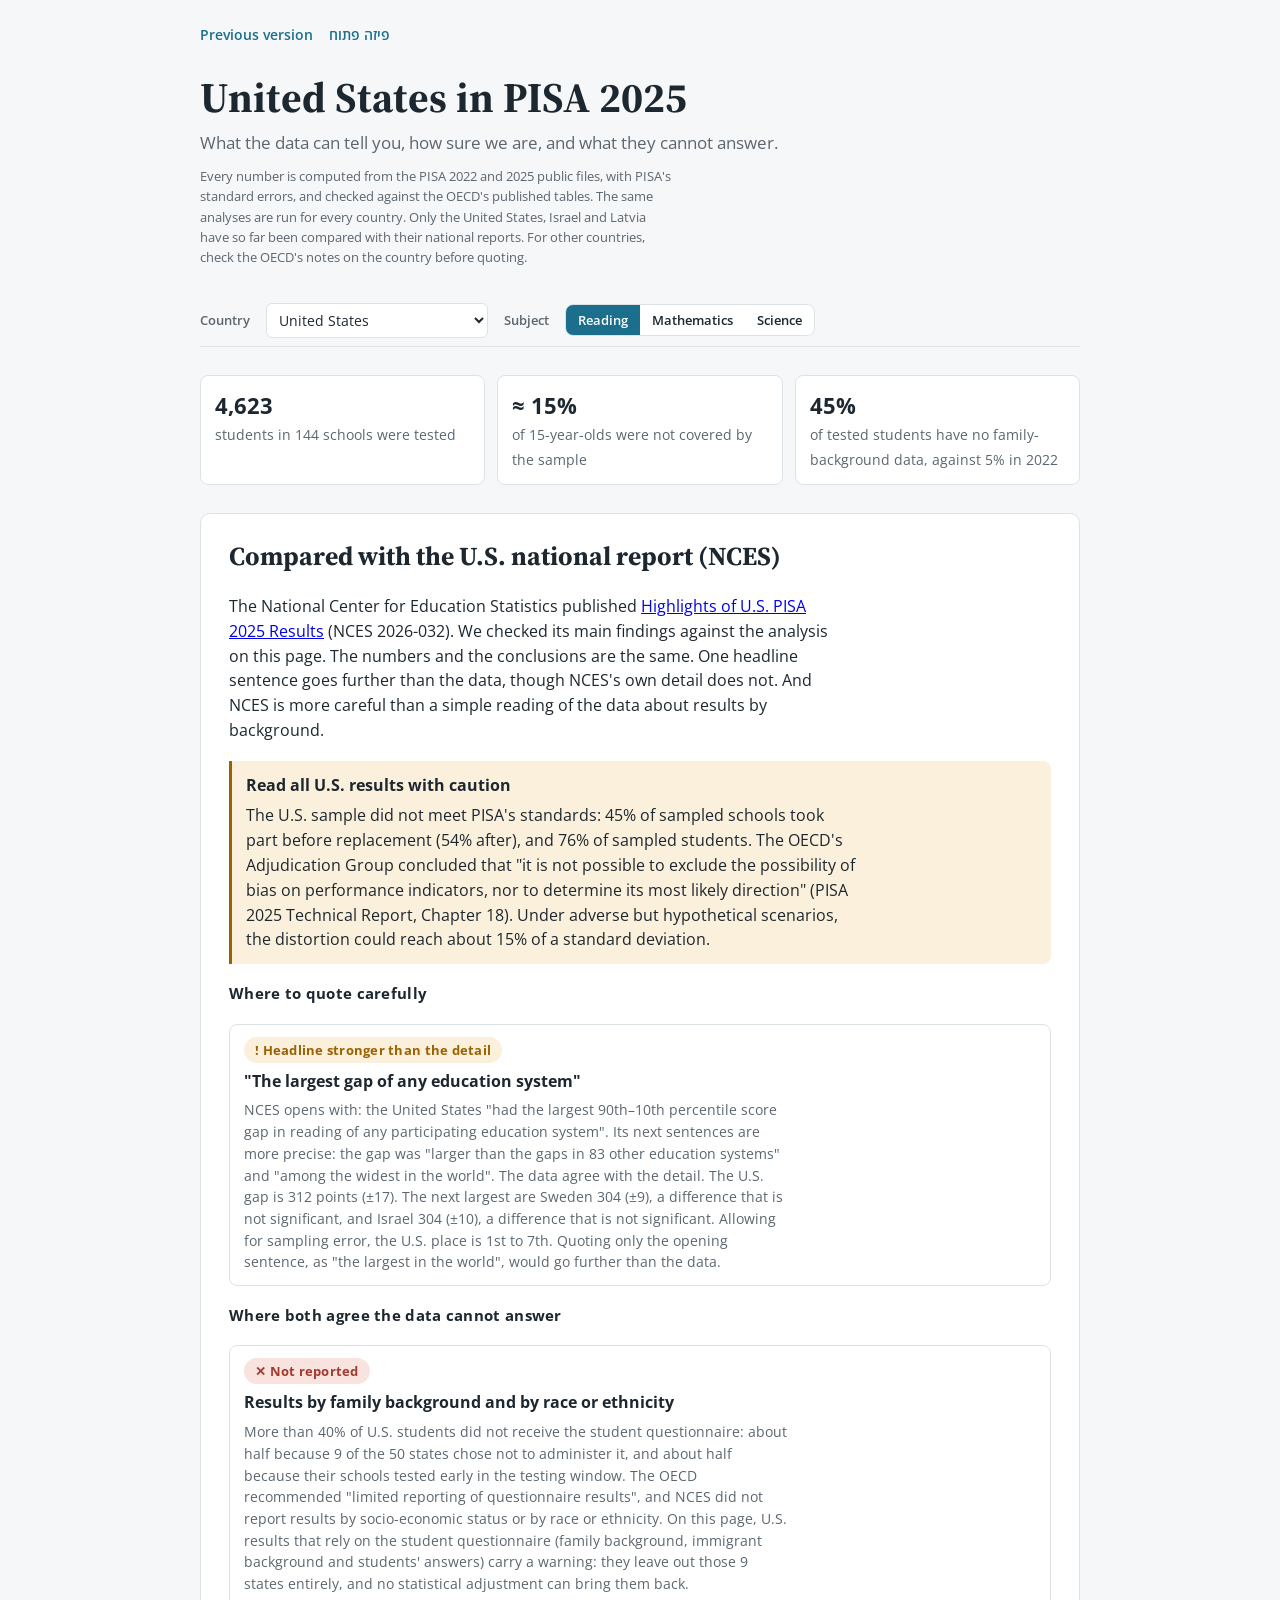
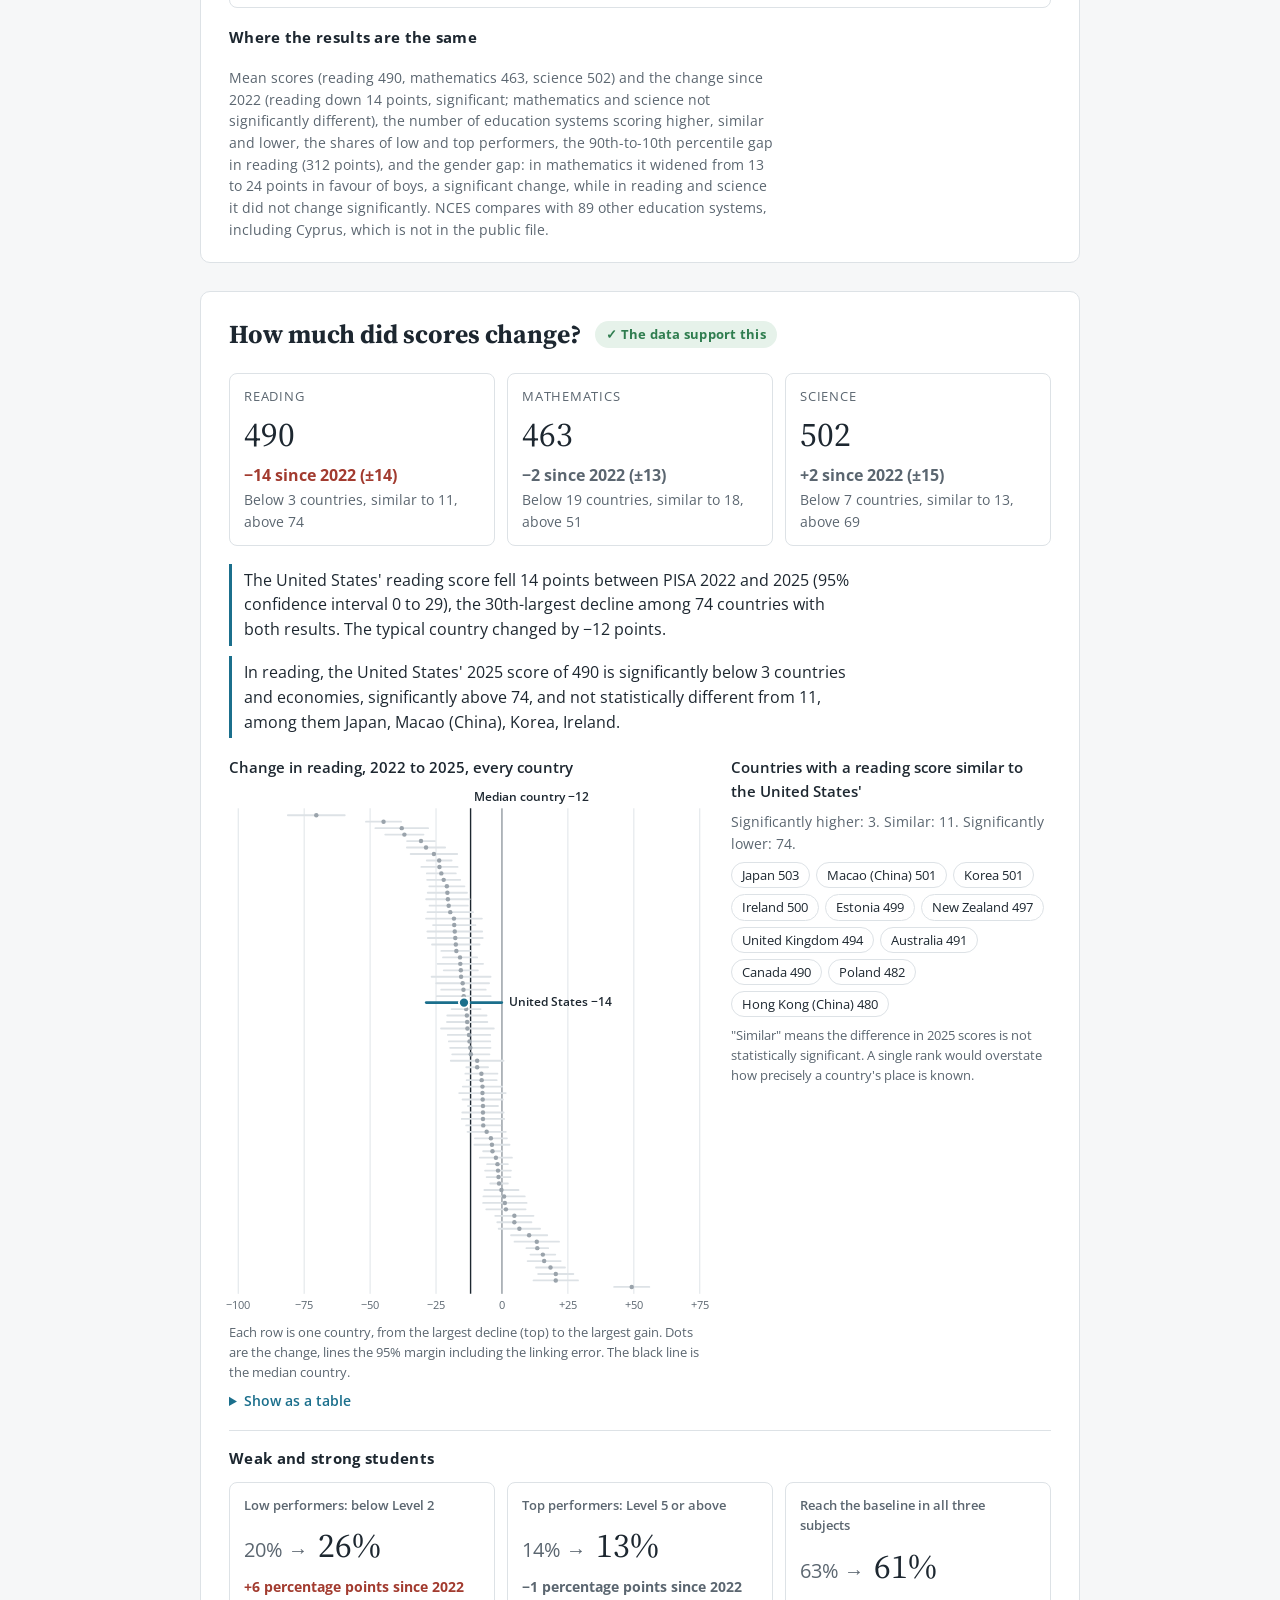
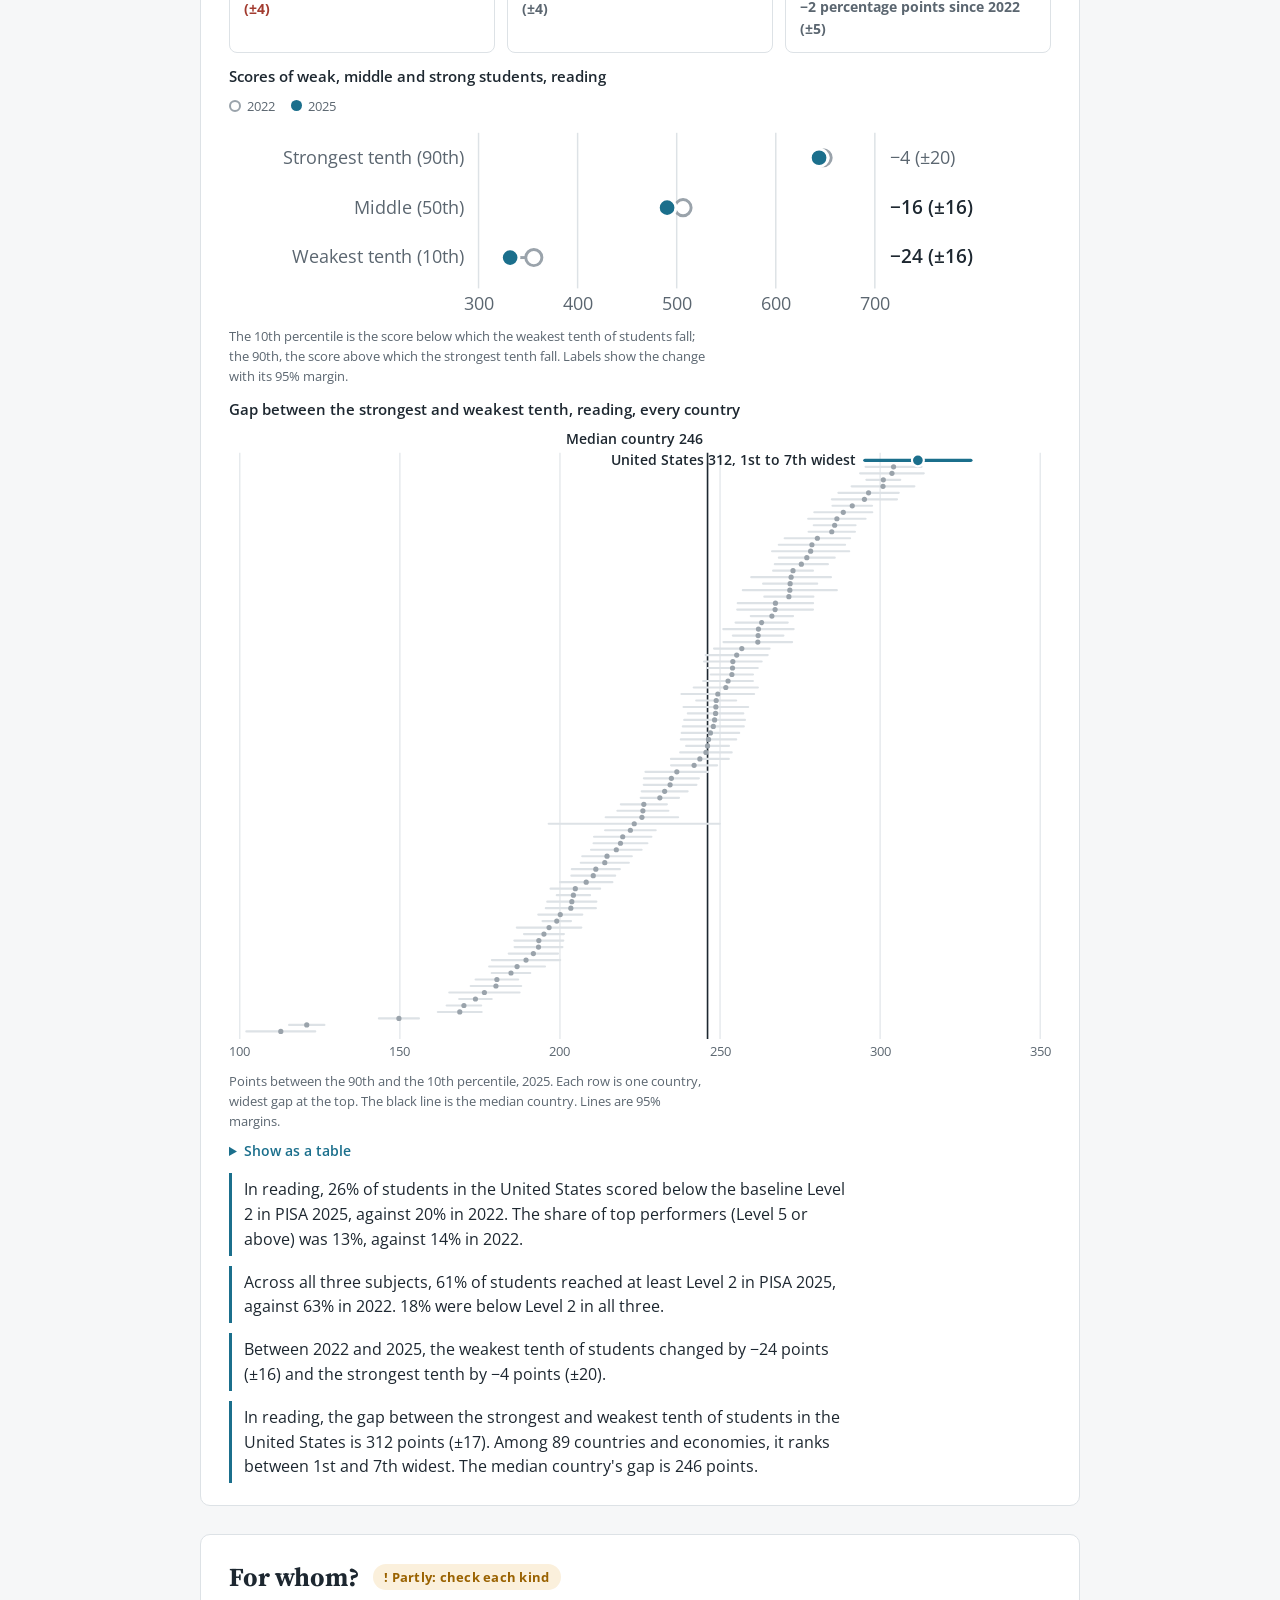
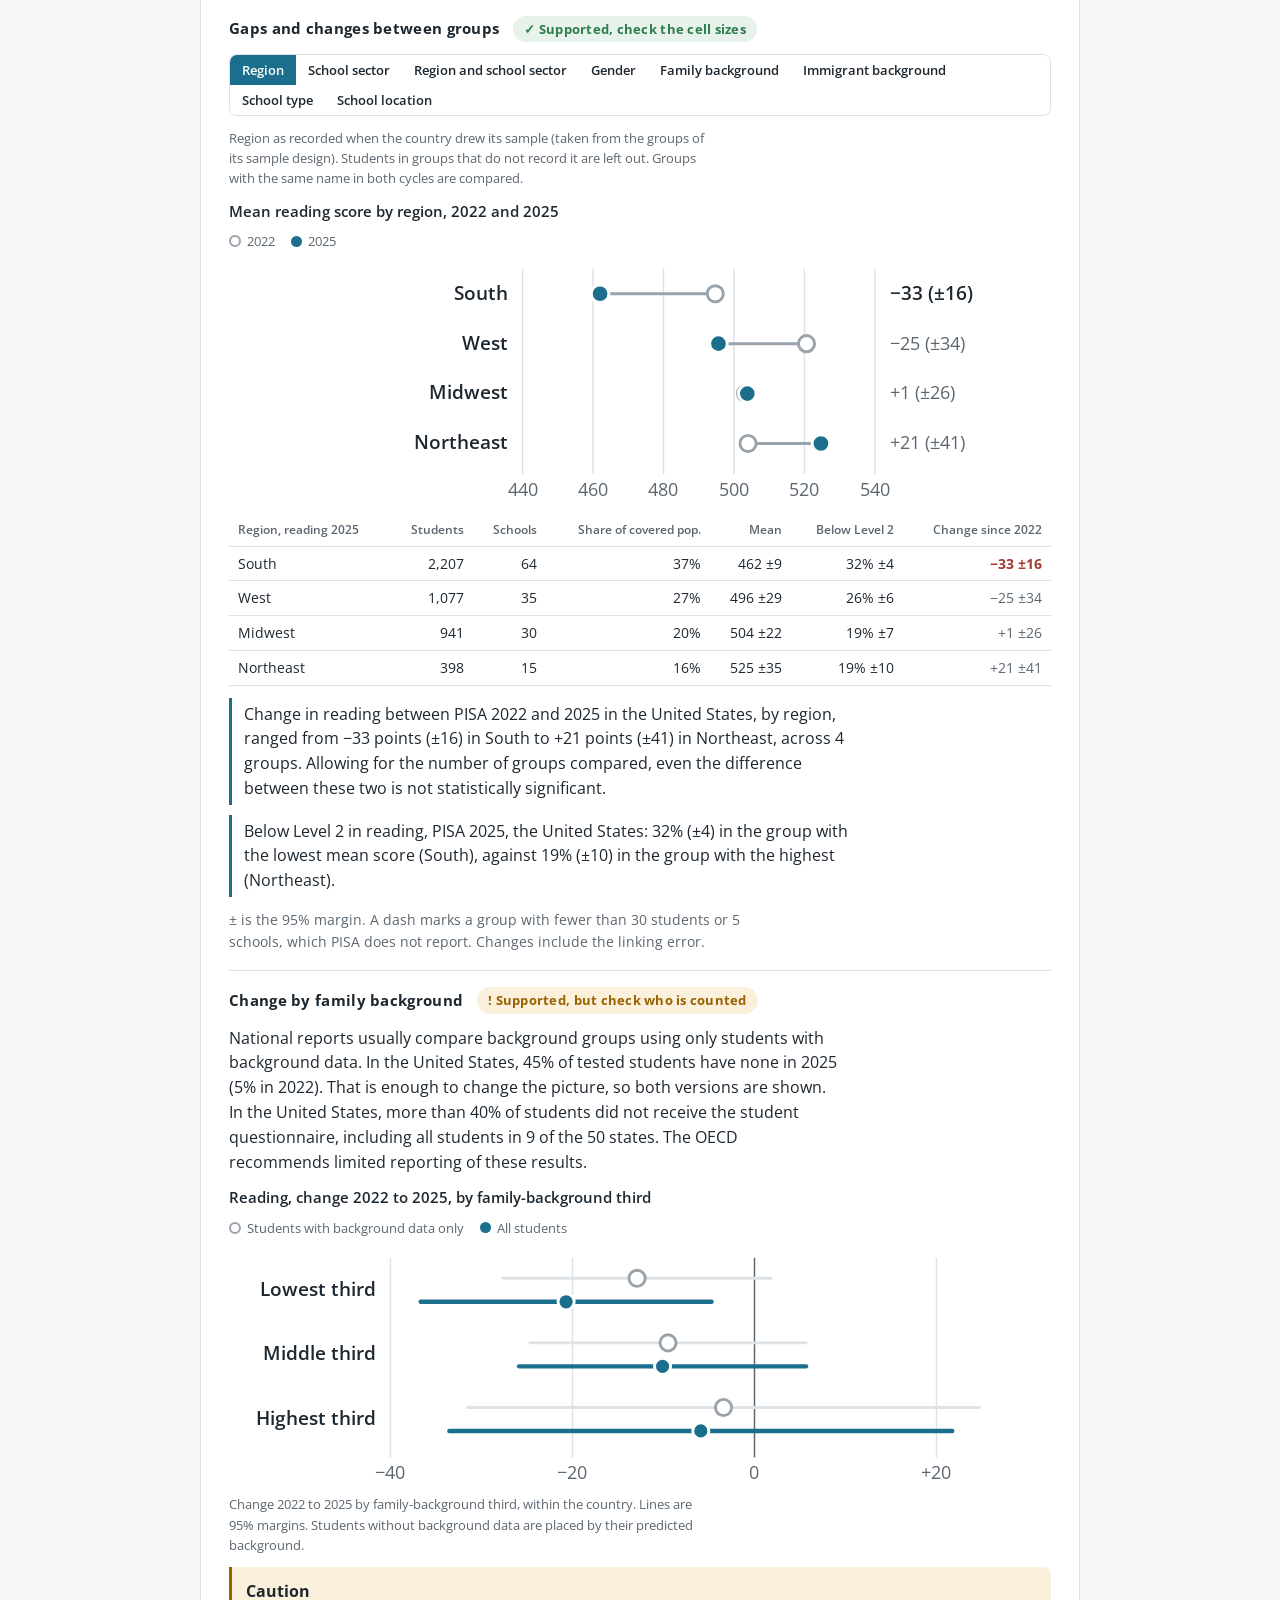
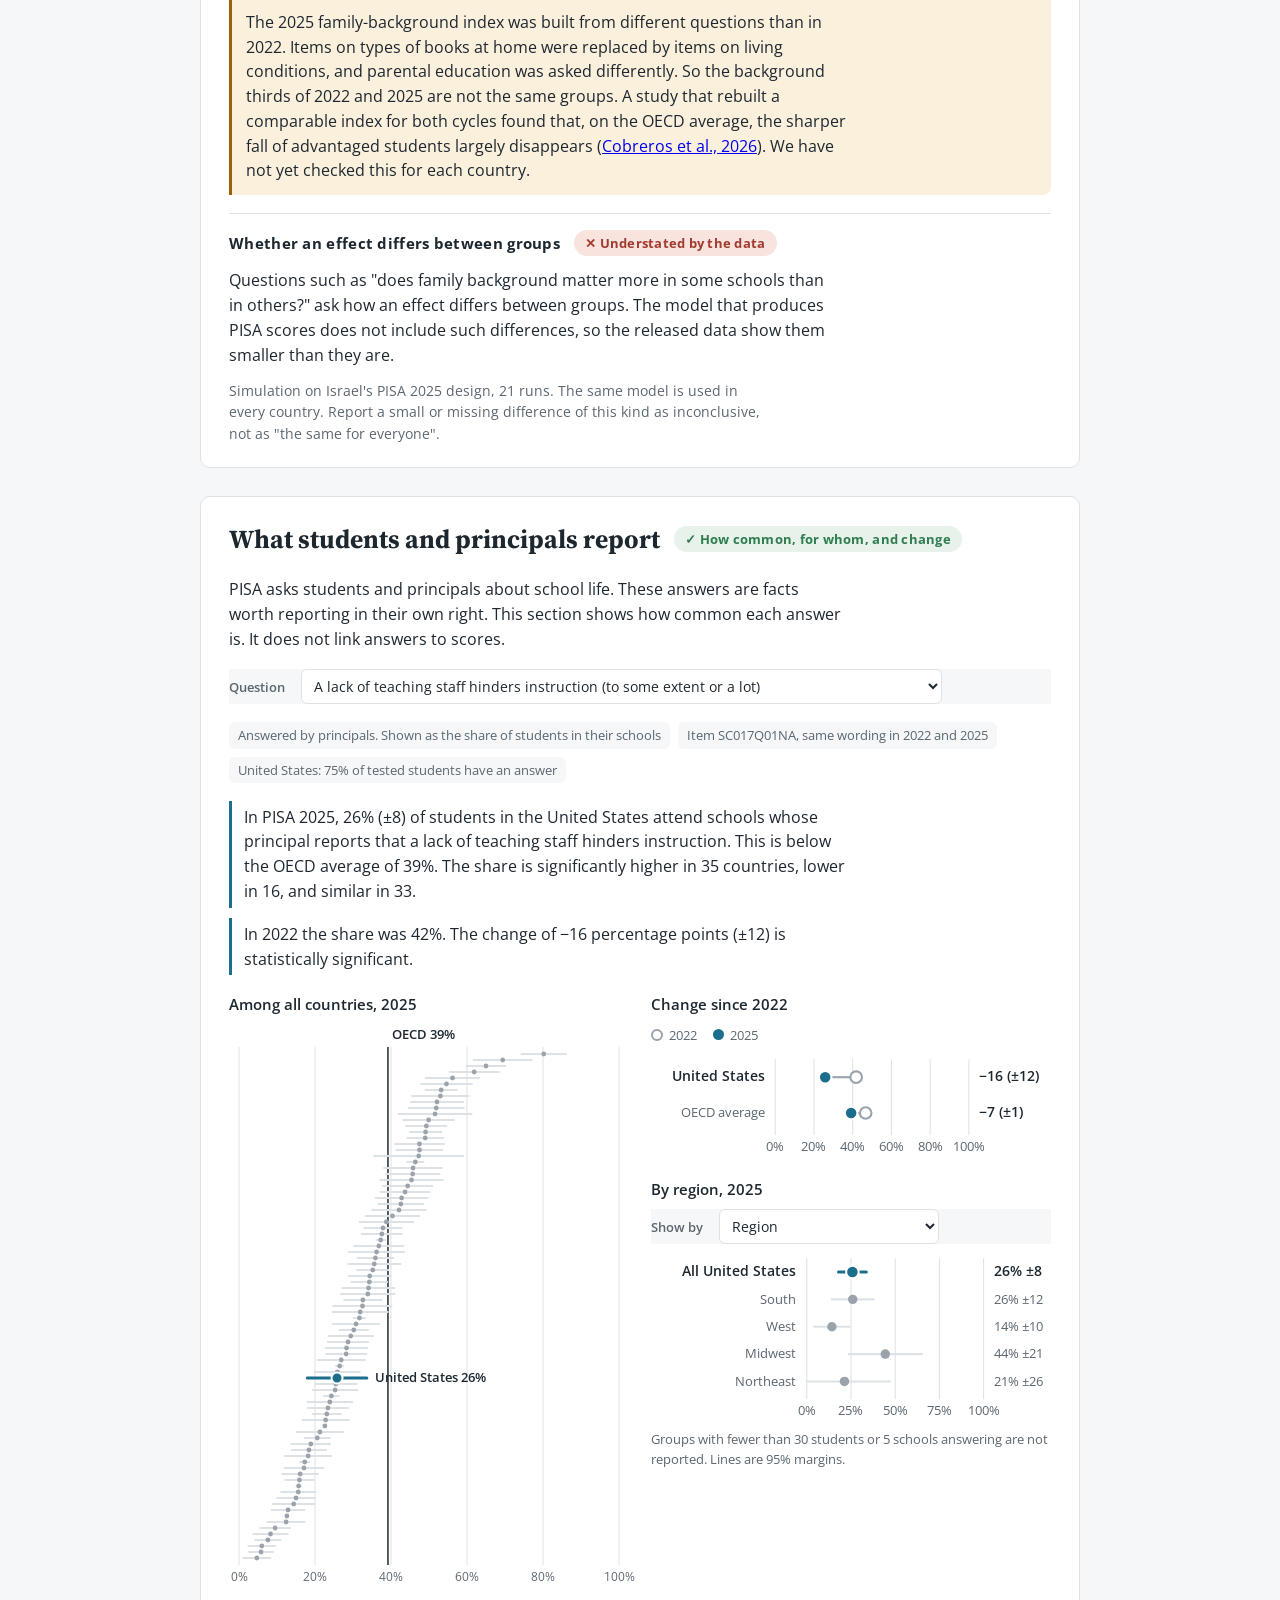
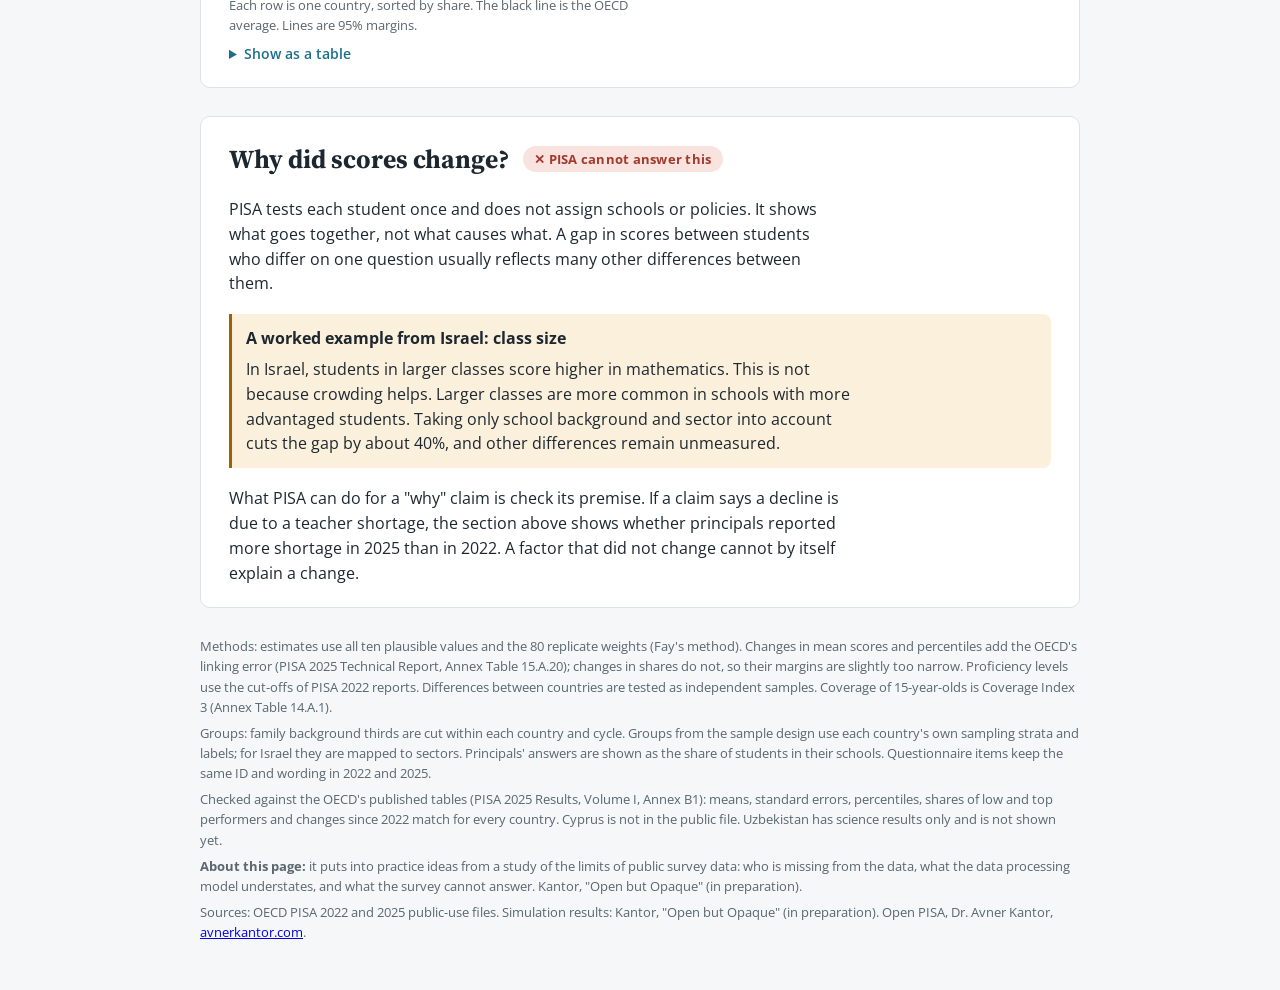
<file: en2.html>
<!DOCTYPE html>
<html lang="en">
<head>
<meta charset="utf-8">
<meta name="viewport" content="width=device-width, initial-scale=1">
<title>Open PISA</title>
<link rel="canonical" href="https://opisa.org/">
<meta name="robots" content="noindex, follow">
<meta http-equiv="refresh" content="0; url=./">
<script async src="https://www.googletagmanager.com/gtag/js?id=G-BR8NWT72D0"></script>
<script>
  window.dataLayer = window.dataLayer || [];
  function gtag(){dataLayer.push(arguments);}
  gtag('js', new Date());
  gtag('config', 'G-BR8NWT72D0');
</script>
<script>location.replace("./" + location.hash);</script>
</head>
<body>
<p><a href="./">This page has moved to opisa.org</a></p>
</body>
</html>
</file>
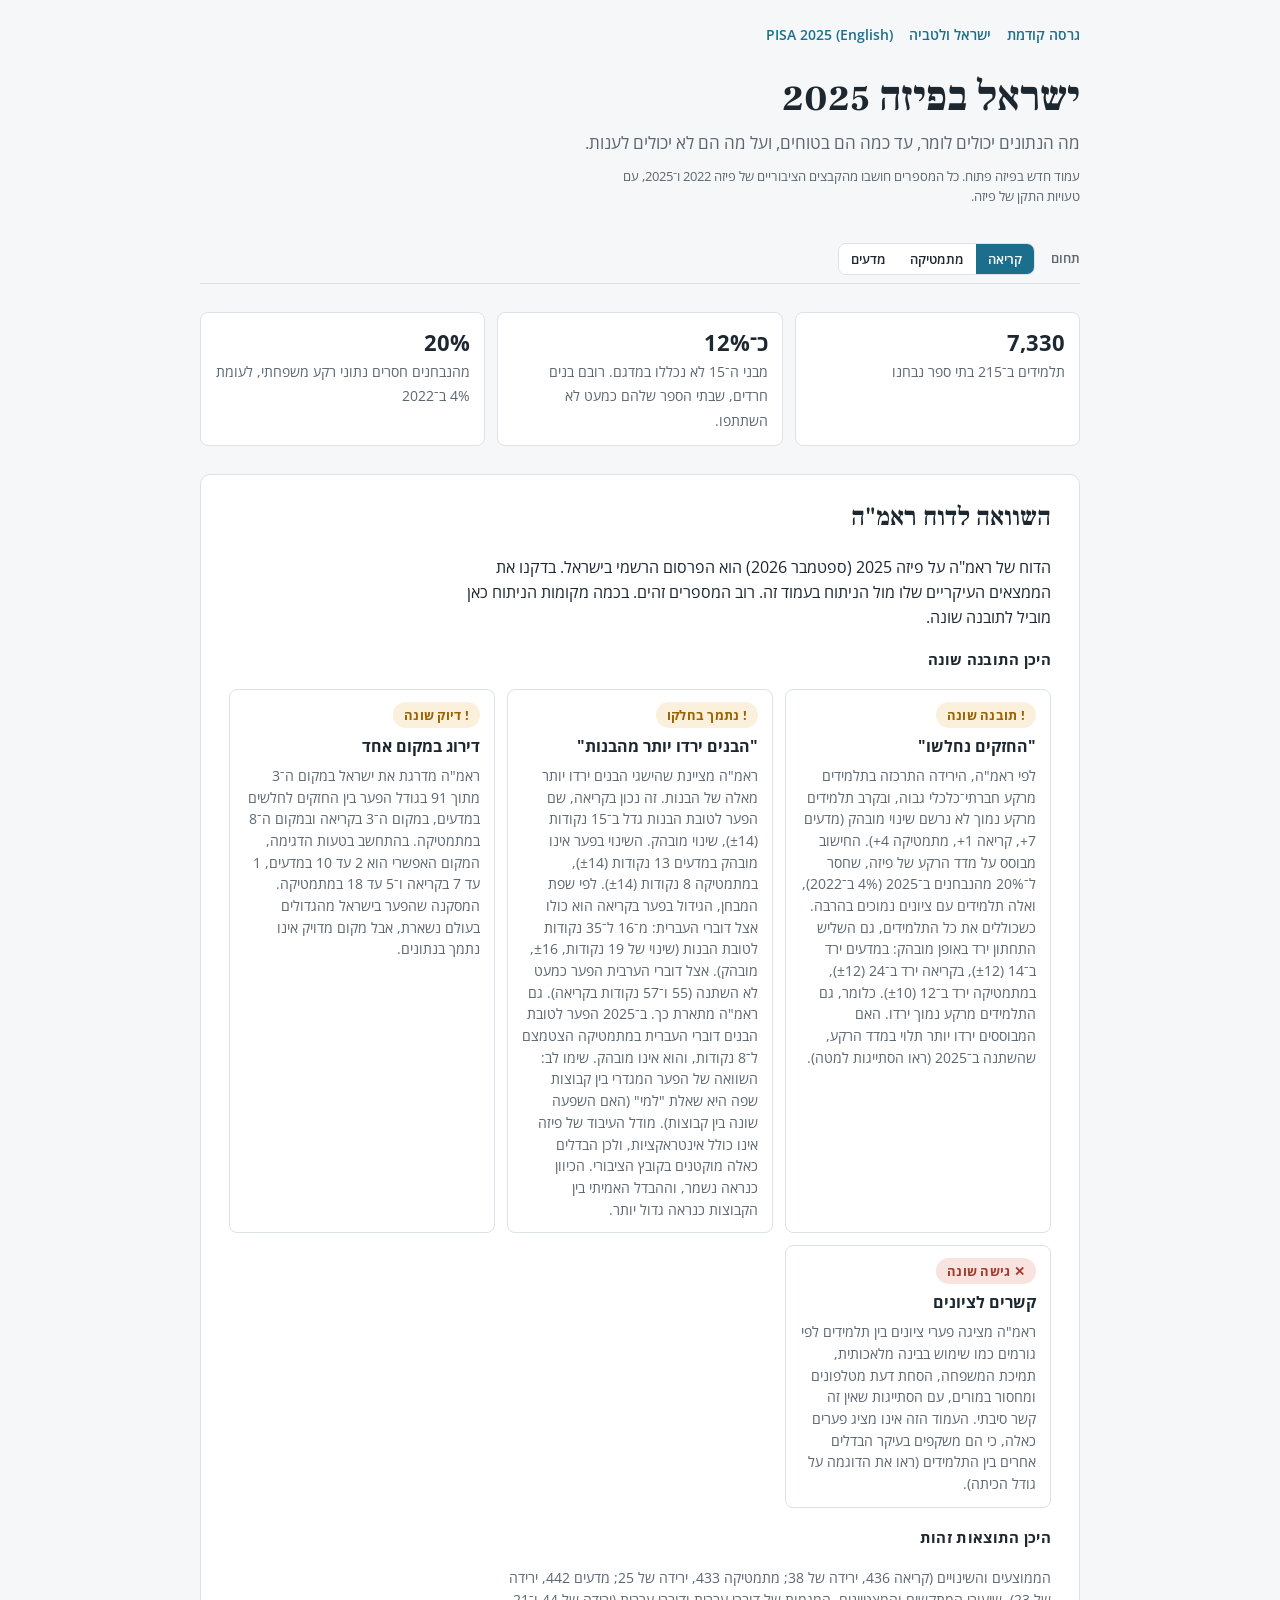
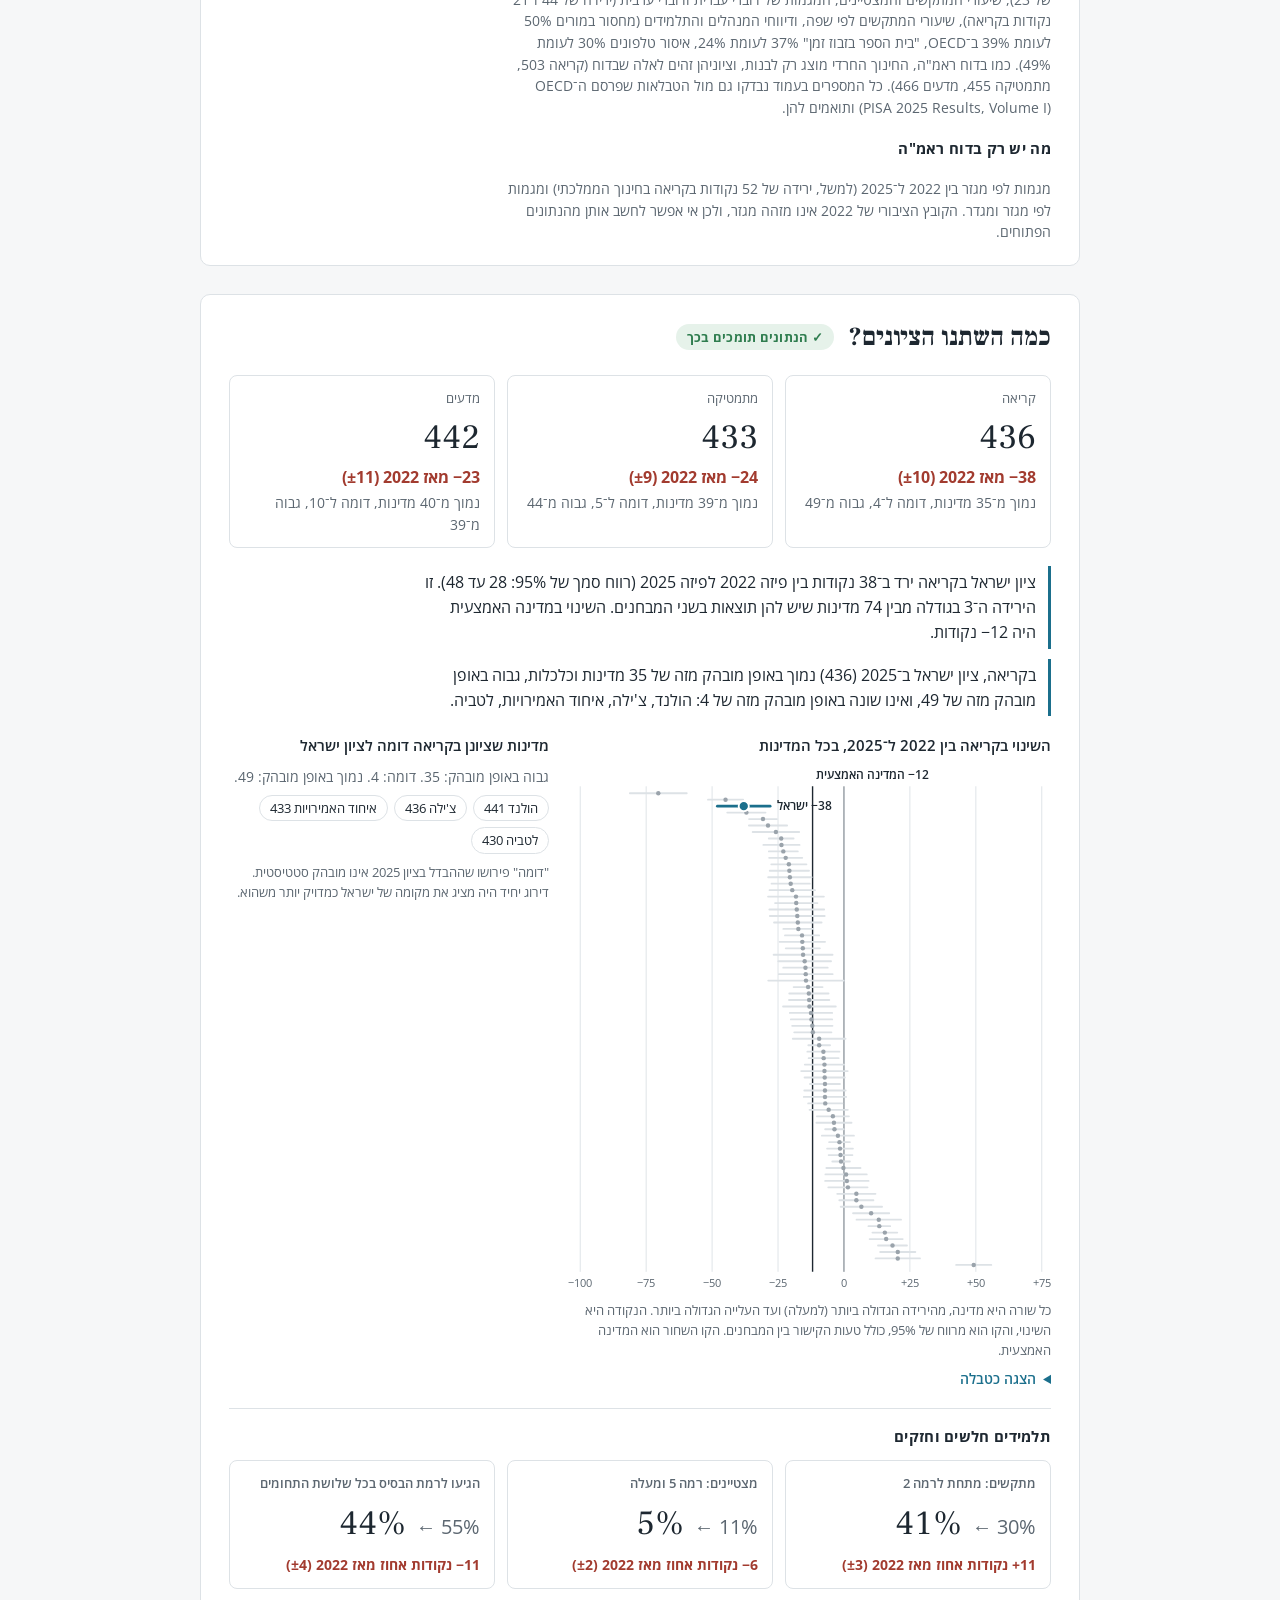
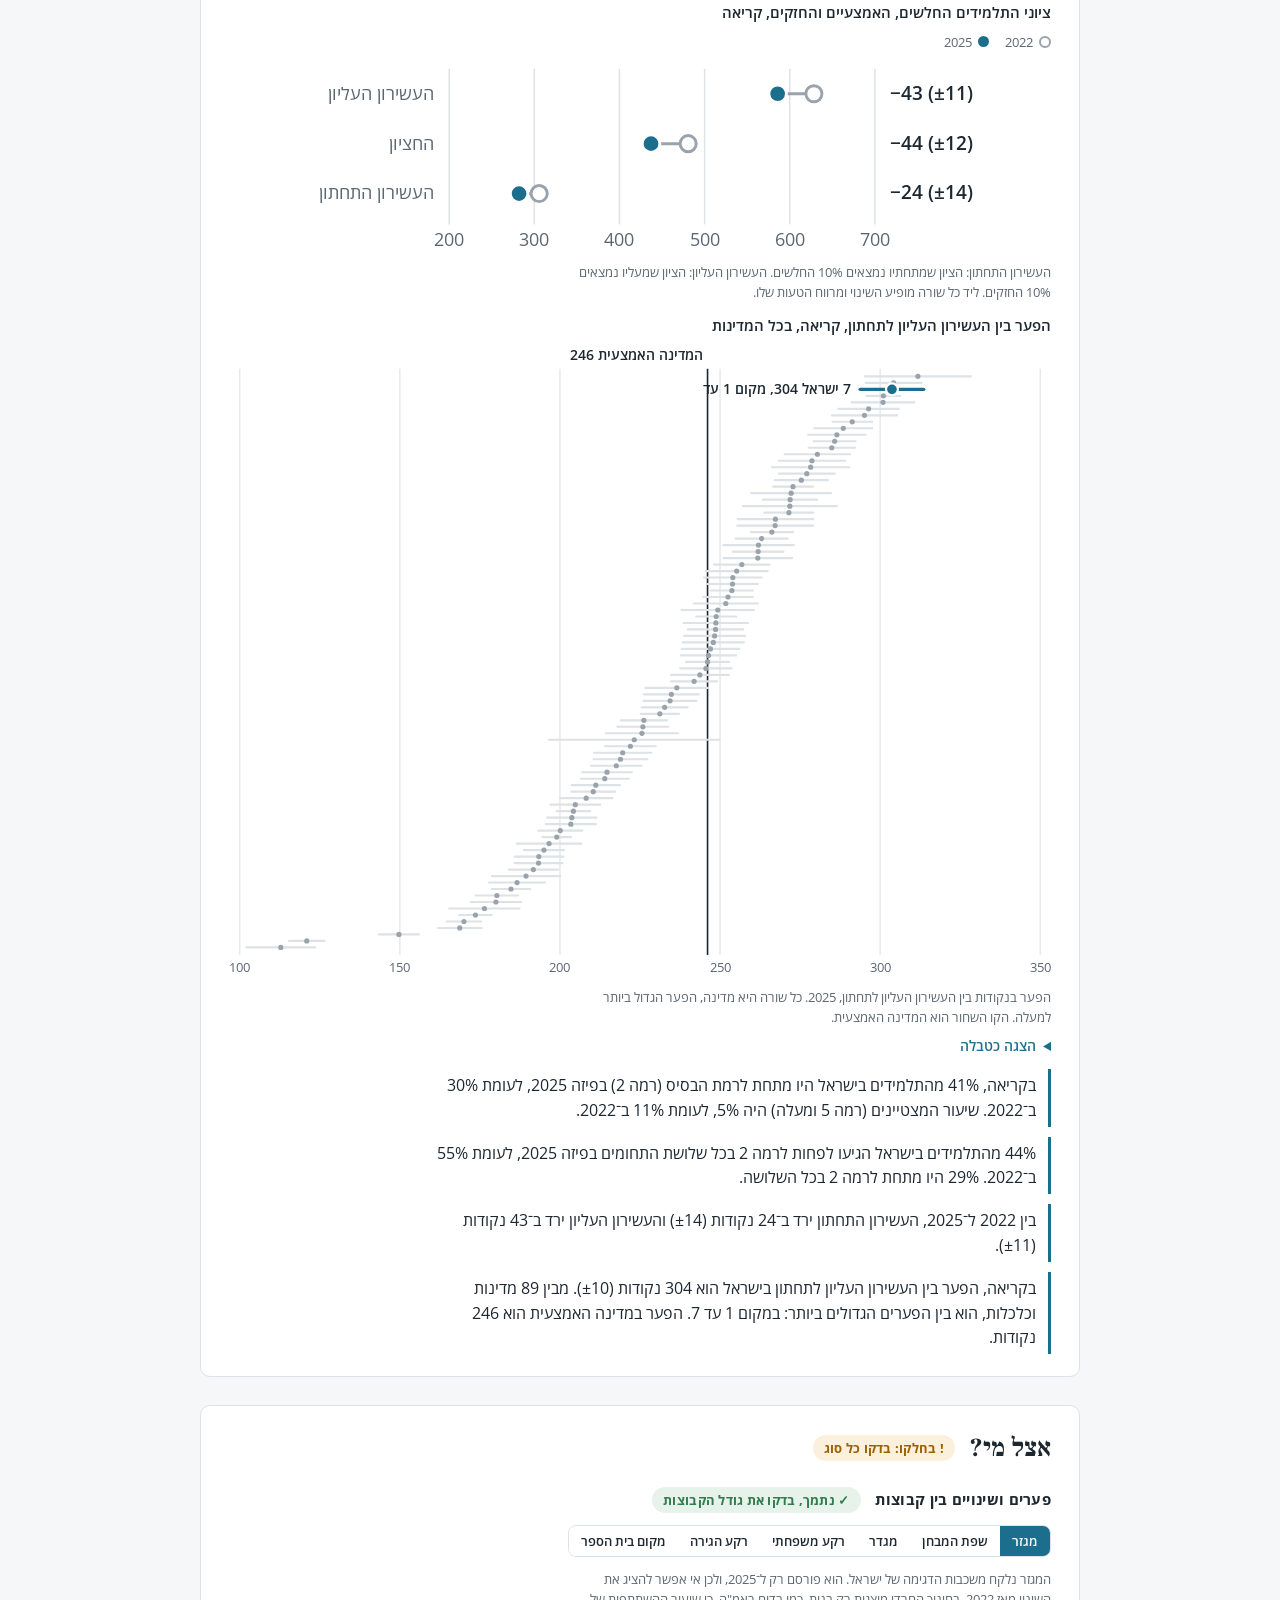
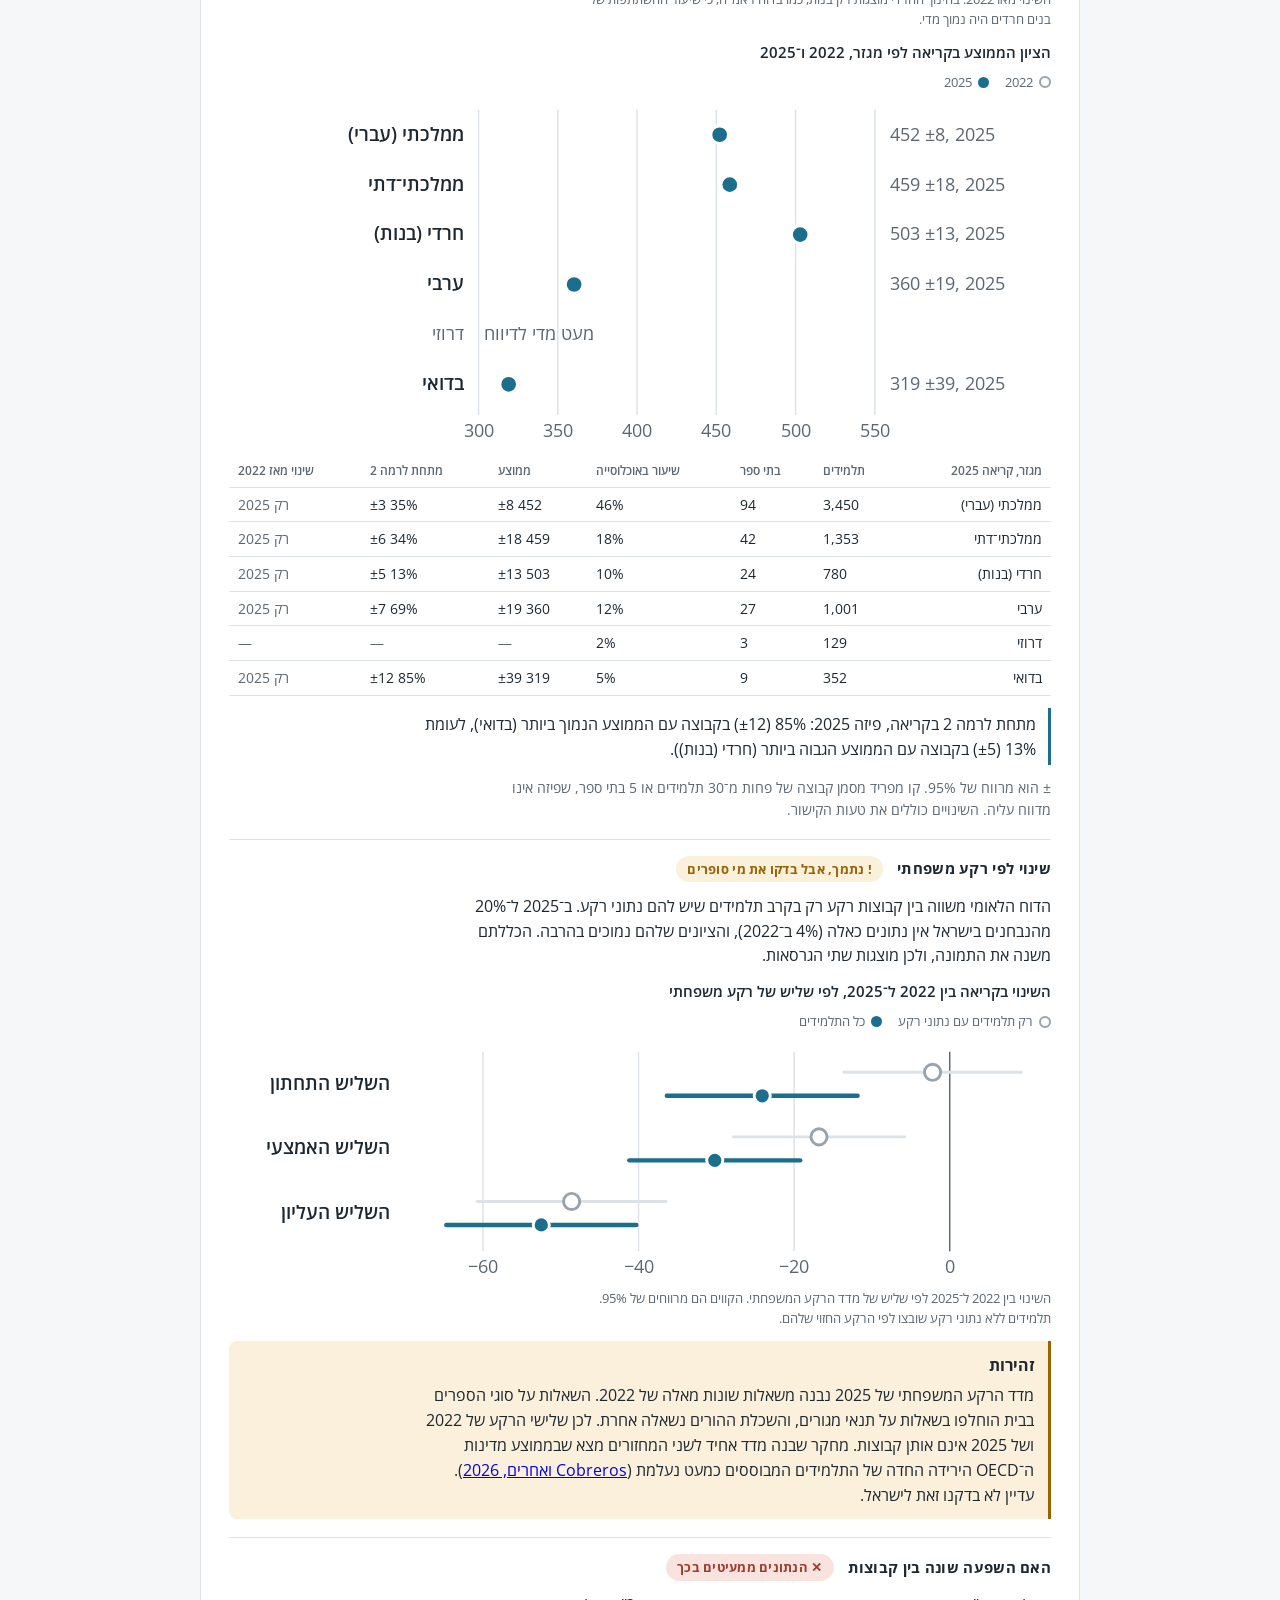
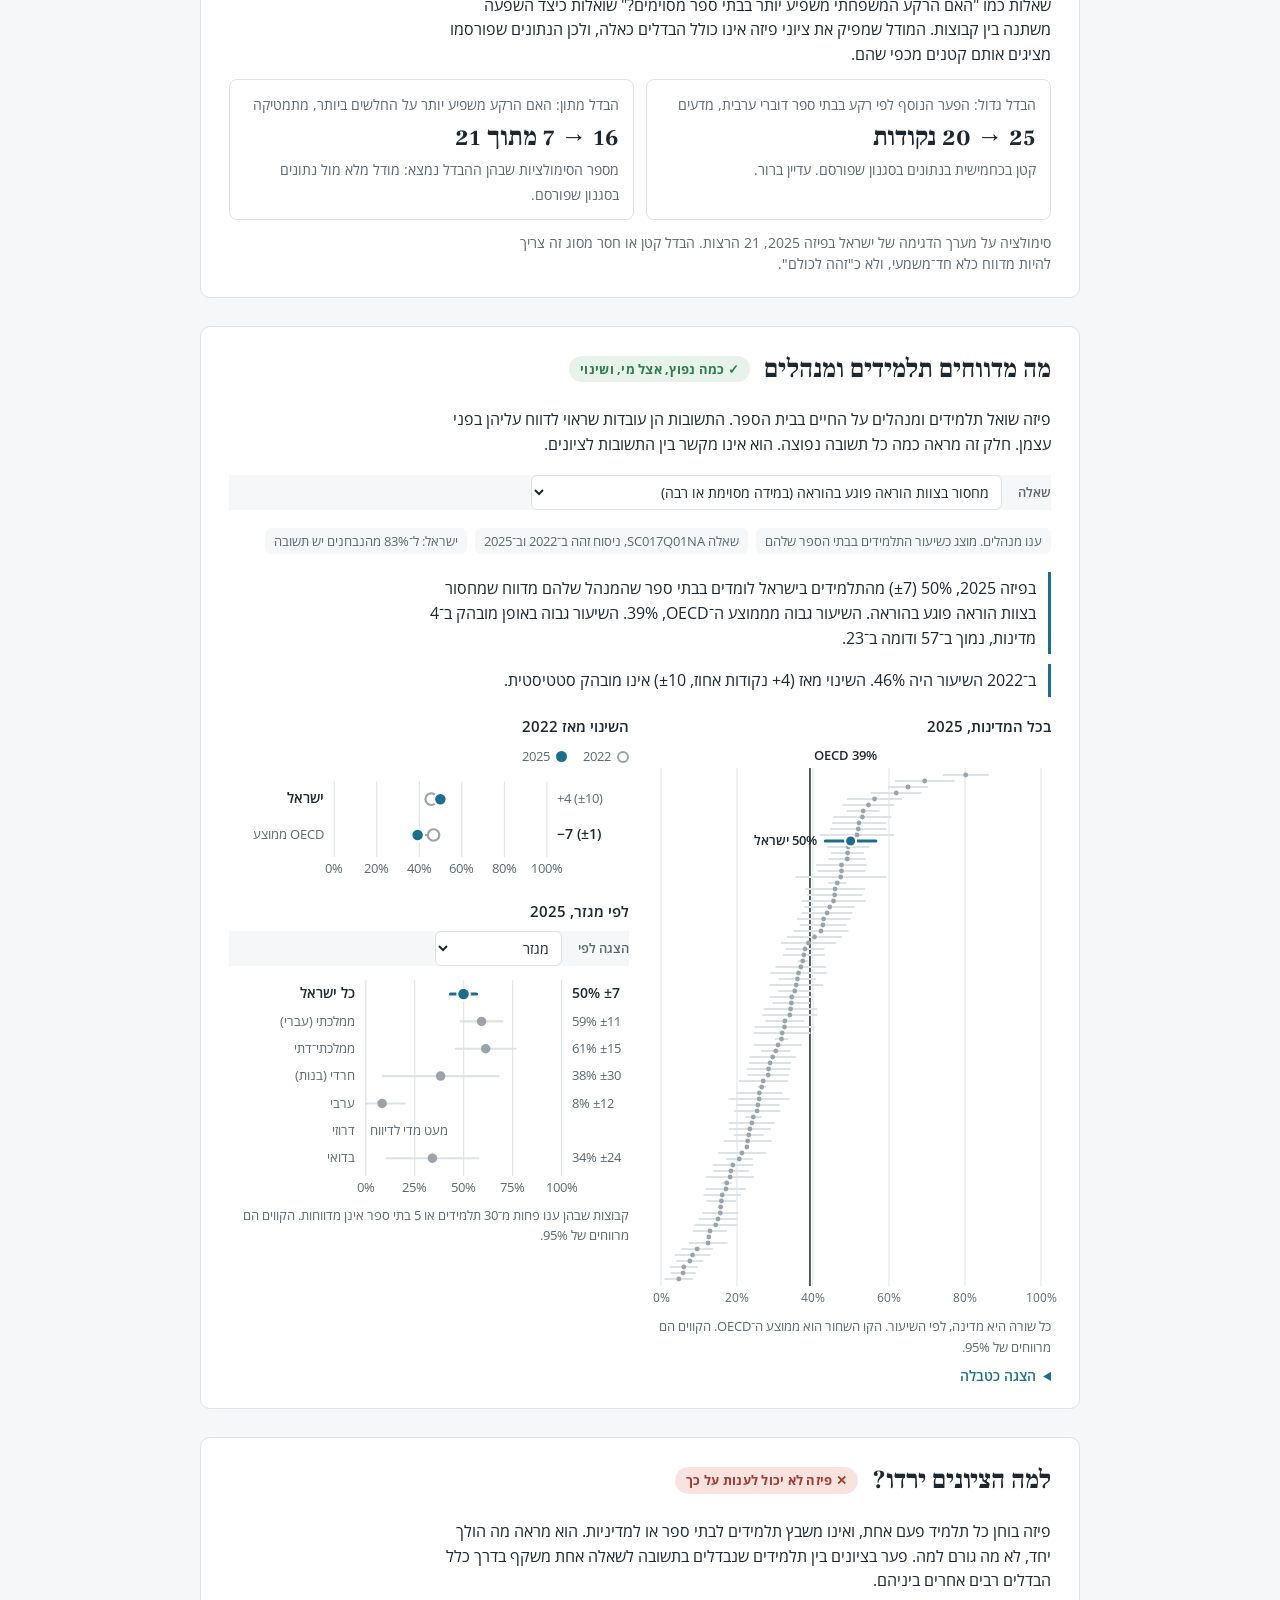
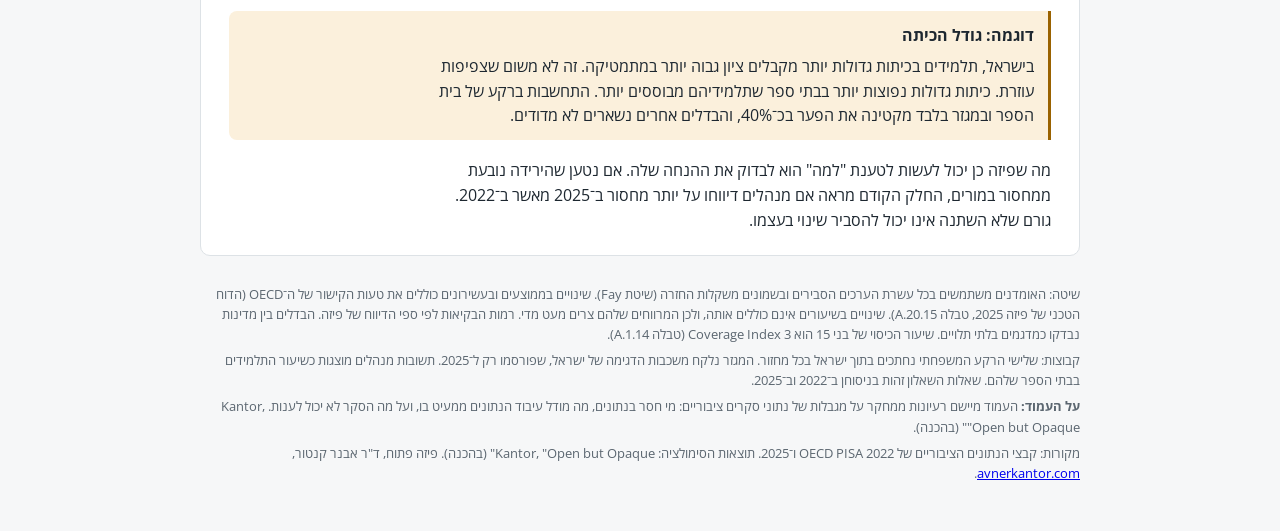
<file: he2.html>
<!DOCTYPE html>
<html lang="he" dir="rtl">
<head>
<meta charset="utf-8">
<meta name="viewport" content="width=device-width, initial-scale=1">
<title>פיזה פתוח</title>
<link rel="canonical" href="https://opisa.org/he.html">
<meta name="robots" content="noindex, follow">
<meta http-equiv="refresh" content="0; url=he.html">
<script async src="https://www.googletagmanager.com/gtag/js?id=G-BR8NWT72D0"></script>
<script>
  window.dataLayer = window.dataLayer || [];
  function gtag(){dataLayer.push(arguments);}
  gtag('js', new Date());
  gtag('config', 'G-BR8NWT72D0');
</script>
<script>location.replace("he.html" + location.hash);</script>
</head>
<body>
<p><a href="he.html">הדף עבר לכתובת opisa.org/he.html</a></p>
</body>
</html>
</file>
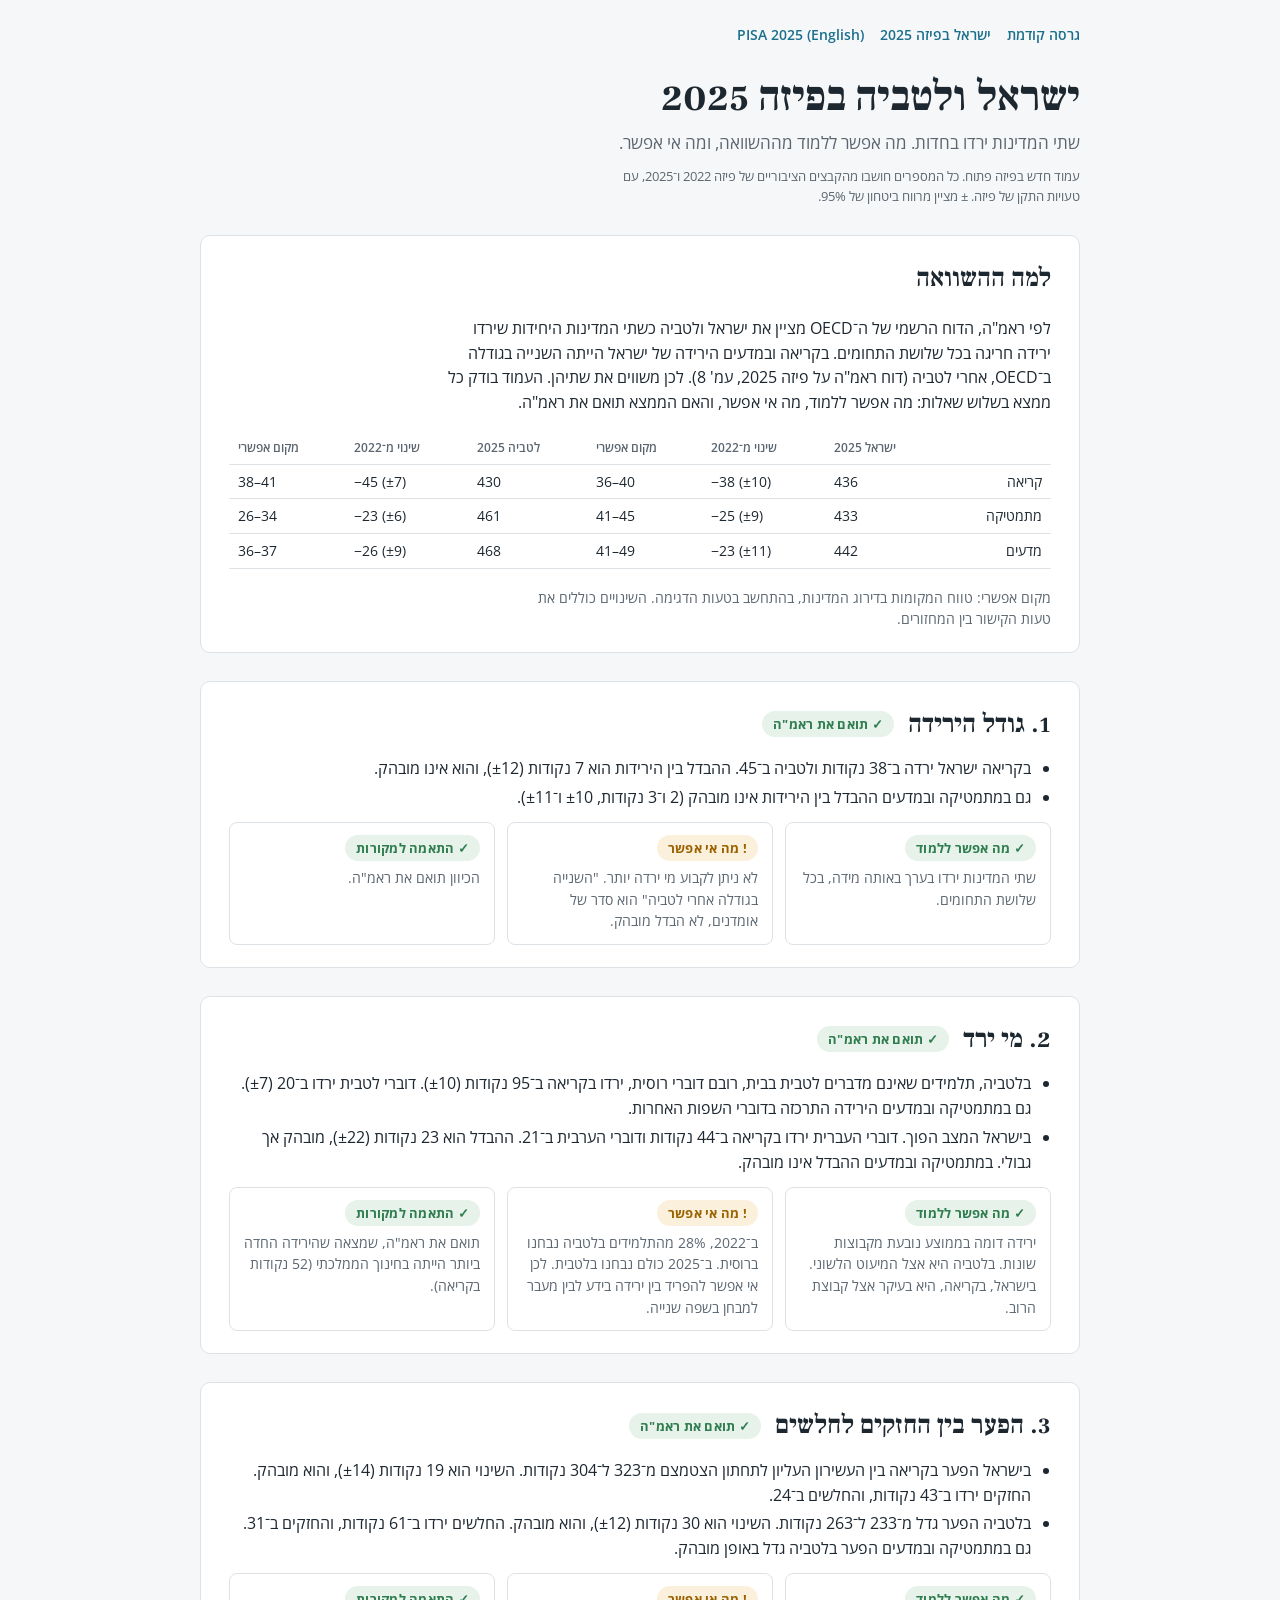
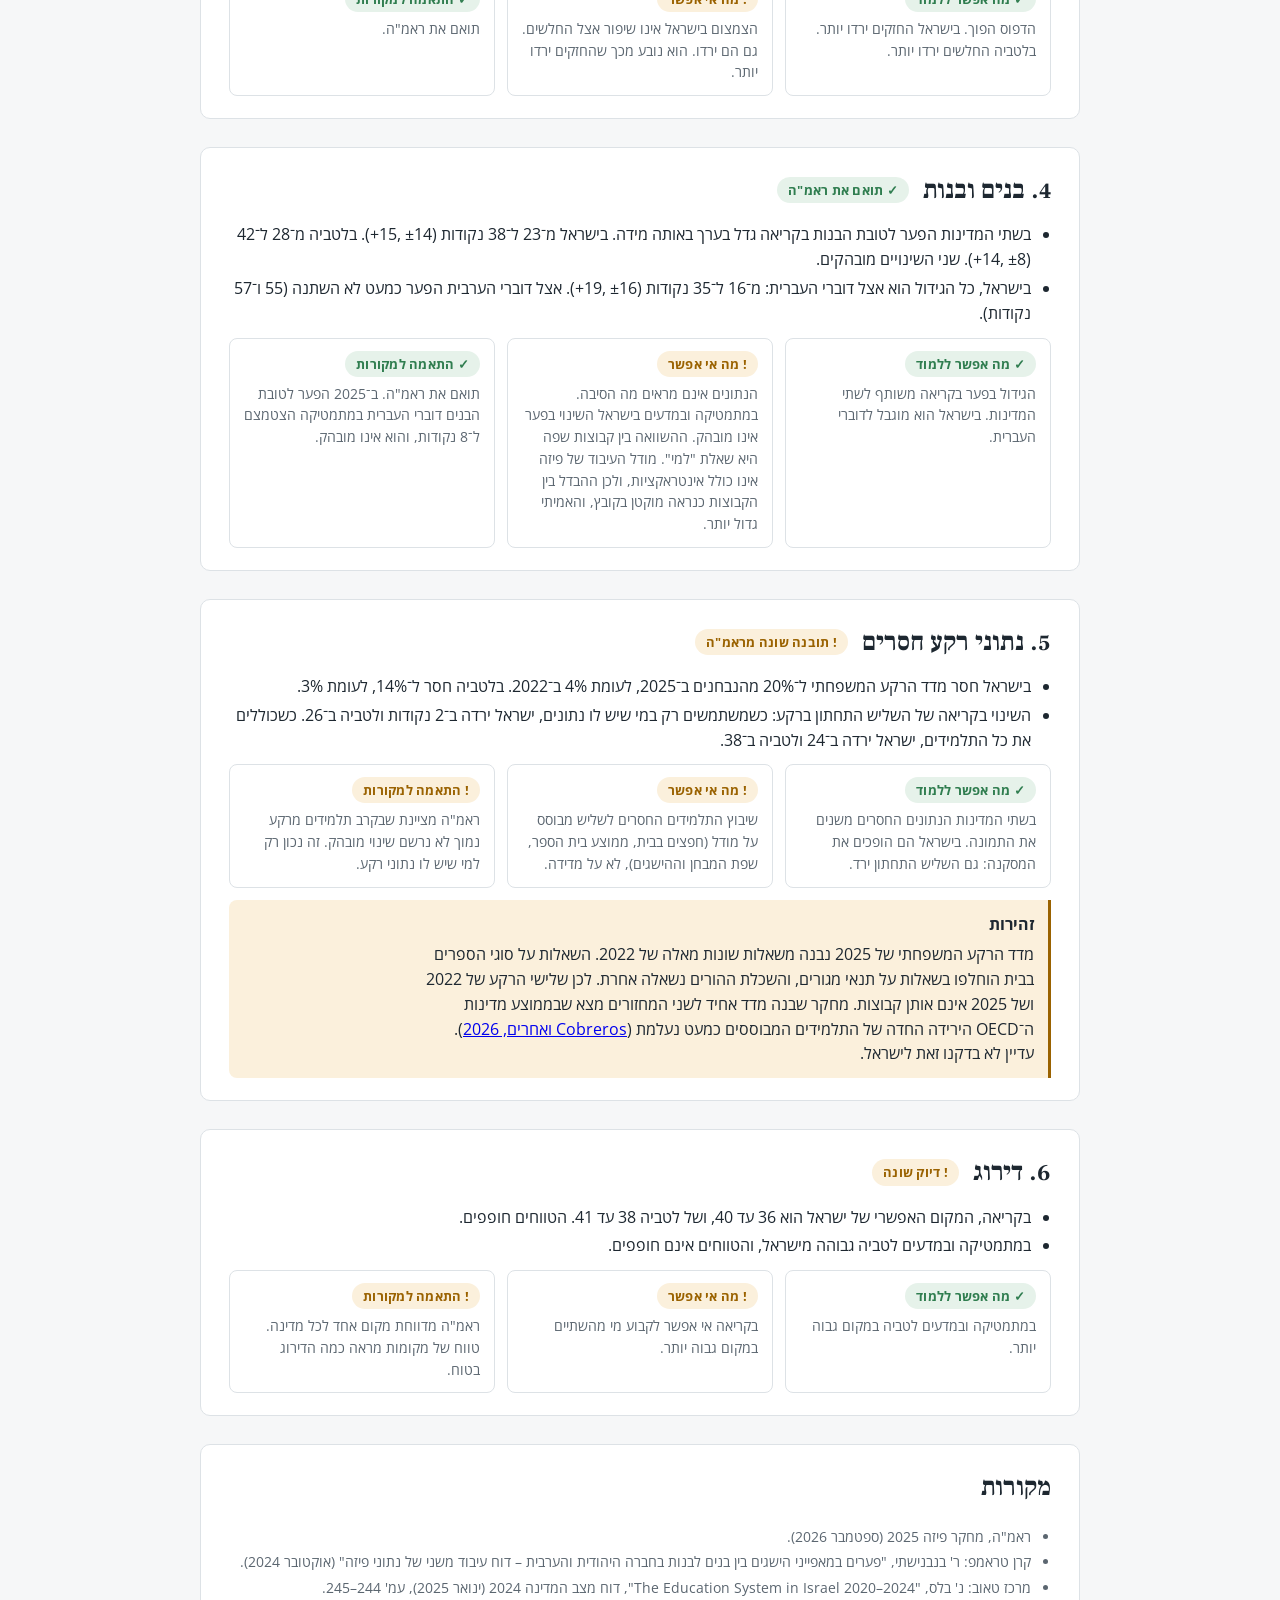
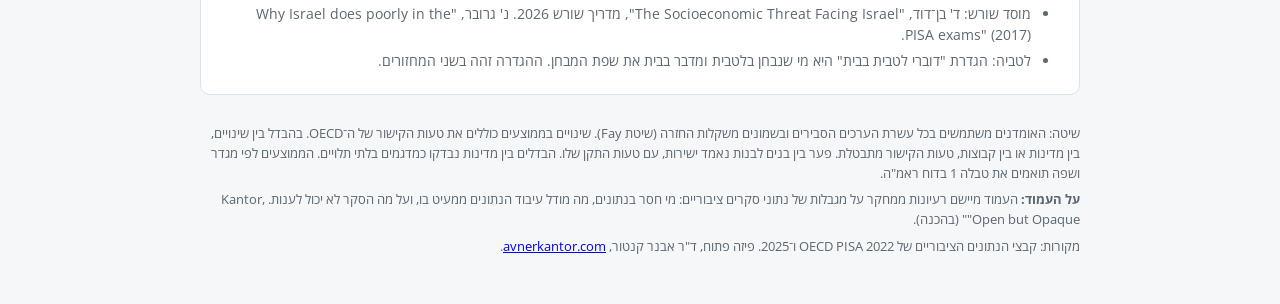
<file: israel-latvia.html>
<!DOCTYPE html>
<html lang="he" dir="rtl">
<head>
<meta charset="utf-8">
<meta name="viewport" content="width=device-width, initial-scale=1">
<title>ישראל ולטביה בפיזה 2025 | פיזה פתוח</title>
<meta name="description" content="ישראל ולטביה ירדו בפיזה 2025 בכל שלושת התחומים. מה אפשר ללמוד מההשוואה, מה אי אפשר, והאם הממצאים תואמים את ראמ&quot;ה.">
<meta name="robots" content="index, follow">
<link rel="canonical" href="https://opisa.org/israel-latvia.html">
<meta property="og:site_name" content="פיזה פתוח">
<meta property="og:type" content="article">
<meta property="og:locale" content="he_IL">
<meta property="og:title" content="ישראל ולטביה בפיזה 2025 | פיזה פתוח">
<meta property="og:description" content="מה אפשר ללמוד מההשוואה, מה אי אפשר, והאם זה תואם את ראמ&quot;ה.">
<meta property="og:url" content="https://opisa.org/israel-latvia.html">
<meta property="og:image" content="https://opisa.org/img/PISA_TopBG.jpg">
<link rel="shortcut icon" href="img/bag-512.png">
<link rel="stylesheet" href="https://fonts.googleapis.com/css2?family=Open+Sans:wght@400;600;700&family=Frank+Ruhl+Libre:wght@500;700&display=swap">
<!-- Google tag (GA4) -->
<script async src="https://www.googletagmanager.com/gtag/js?id=G-BR8NWT72D0"></script>
<script>
  window.dataLayer = window.dataLayer || [];
  function gtag(){dataLayer.push(arguments);}
  gtag('js', new Date());
  gtag('config', 'G-BR8NWT72D0');
</script>
<style>
/* One reading column. Four bands: how much, for whom, what students and principals report, why.
   Each band has a verdict chip, quotable sentences with margins, and its evidence. Israel is the one
   highlighted mark; everything else is grey. */
:root{
  --bg:#f6f7f8; --surface:#ffffff; --ink:#1d2730; --muted:#5b6670; --faint:#9aa3ab; --line:#dde2e6;
  --accent:#1b6f8c; --ok:#2f7d4f; --ok-bg:#e6f2ea; --warn:#9a6200; --warn-bg:#fbf0dc; --bad:#a23b2f; --bad-bg:#f8e3df;
  --display:"Source Serif 4", Georgia, "Times New Roman", serif;
  --body:"Open Sans", "Segoe UI", Arial, sans-serif;
}
@media (prefers-color-scheme: dark){:root:not([data-theme="light"]){
  --bg:#13191e; --surface:#1b232a; --ink:#e6ebef; --muted:#9aa6b0; --faint:#66727c; --line:#2c3740;
  --accent:#5fb3d0; --ok:#7fc79b; --ok-bg:#1d3226; --warn:#e2b25d; --warn-bg:#3a2e17; --bad:#ec8f83; --bad-bg:#3d2320; color-scheme:dark}}
:root[data-theme="dark"]{
  --bg:#13191e; --surface:#1b232a; --ink:#e6ebef; --muted:#9aa6b0; --faint:#66727c; --line:#2c3740;
  --accent:#5fb3d0; --ok:#7fc79b; --ok-bg:#1d3226; --warn:#e2b25d; --warn-bg:#3a2e17; --bad:#ec8f83; --bad-bg:#3d2320; color-scheme:dark}
body{background:var(--bg);color:var(--ink);font-family:var(--body);font-size:16px;line-height:1.55;margin:0;
  padding-left:max(16px,env(safe-area-inset-left,0px));padding-right:max(16px,env(safe-area-inset-right,0px));padding-block:24px 48px}
.wrap{max-width:880px;margin:0 auto;display:flex;flex-direction:column;gap:28px}
.mock{font-size:13px;color:var(--muted);border:1px dashed var(--line);border-radius:6px;padding:8px 12px}
h1{font-family:var(--display);font-size:clamp(30px,5vw,42px);line-height:1.1;margin:0;text-wrap:balance}
h2{font-family:var(--display);font-size:26px;margin:0;text-wrap:balance}
h3{font-size:15px;margin:0;letter-spacing:.02em}
p{margin:0;max-width:68ch}
.lede{color:var(--muted);font-size:17px}
.coverage{display:grid;grid-template-columns:repeat(auto-fit,minmax(200px,1fr));gap:12px}
.cov{background:var(--surface);border:1px solid var(--line);border-radius:8px;padding:12px 14px;min-width:0}
.cov b{display:block;font-size:22px;font-variant-numeric:tabular-nums}
.cov span{font-size:14px;color:var(--muted)}
.bar{display:flex;flex-wrap:wrap;align-items:center;gap:10px 16px;position:sticky;top:0;z-index:5;background:var(--bg);padding:8px 0;border-bottom:1px solid var(--line)}
.bar .lbl{font-size:13px;color:var(--muted);font-weight:600}
section{background:var(--surface);border:1px solid var(--line);border-radius:10px;padding:22px clamp(16px,3vw,28px);display:flex;flex-direction:column;gap:18px;min-width:0}
.qhead{display:flex;flex-wrap:wrap;align-items:center;gap:10px 14px}
.chip{font-size:13px;font-weight:700;border-radius:999px;padding:3px 11px;letter-spacing:.02em}
.chip.ok{color:var(--ok);background:var(--ok-bg)} .chip.warn{color:var(--warn);background:var(--warn-bg)} .chip.bad{color:var(--bad);background:var(--bad-bg)}
.chip.ok::before{content:"✓ "} .chip.warn::before{content:"! "} .chip.bad::before{content:"✕ "}
.cards{display:grid;grid-template-columns:repeat(auto-fit,minmax(200px,1fr));gap:12px}
.card{border:1px solid var(--line);border-radius:8px;padding:12px 14px;display:flex;flex-direction:column;gap:2px;min-width:0}
.card .sub{font-size:13px;text-transform:uppercase;letter-spacing:.06em;color:var(--muted)}
.card .big{font-family:var(--display);font-size:34px;font-variant-numeric:tabular-nums}
.card .ch{font-weight:700;font-variant-numeric:tabular-nums}
.card .rk{font-size:14px;color:var(--muted)}
.tiles{display:grid;grid-template-columns:repeat(auto-fit,minmax(230px,1fr));gap:12px}
.tile{border:1px solid var(--line);border-radius:8px;padding:12px 14px;display:flex;flex-direction:column;gap:4px;min-width:0}
.tile .sub{font-size:13px;color:var(--muted);font-weight:600}
.tile .row{display:flex;align-items:baseline;gap:10px;flex-wrap:wrap}
.tile .from{font-size:20px;color:var(--muted);font-variant-numeric:tabular-nums}
.tile .to{font-family:var(--display);font-size:34px;font-variant-numeric:tabular-nums}
.tile .delta{font-size:14px;font-weight:700;font-variant-numeric:tabular-nums}
.quotes{display:flex;flex-direction:column;gap:10px}
.quote{display:flex;gap:12px;align-items:flex-start;border-left:3px solid var(--accent);padding:4px 0 4px 12px}
.quote p{flex:1;min-width:0}
button.copy{font:600 13px var(--body);color:var(--accent);background:transparent;border:1px solid var(--line);border-radius:6px;padding:4px 10px;cursor:pointer;white-space:nowrap}
button.copy:hover{border-color:var(--accent)}
button:focus-visible,select:focus-visible,summary:focus-visible{outline:2px solid var(--accent);outline-offset:2px}
.note{font-size:14px;color:var(--muted)}
.tablewrap{overflow-x:auto}
table{border-collapse:collapse;width:100%;font-size:14px;font-variant-numeric:tabular-nums}
th,td{padding:6px 9px;border-bottom:1px solid var(--line);text-align:right;white-space:nowrap}
th:first-child,td:first-child{text-align:left;white-space:normal}
th{font-size:12px;color:var(--muted);font-weight:600}
tr.isr td{font-weight:700}
.neg{color:var(--bad);font-weight:700} .pos{color:var(--ok);font-weight:700} .ns{color:var(--muted)}
.sub-block{display:flex;flex-direction:column;gap:12px;padding-top:16px;border-top:1px solid var(--line)}
footer{font-size:13px;color:var(--muted);display:flex;flex-direction:column;gap:6px}
figure{margin:0;display:flex;flex-direction:column;gap:8px;min-width:0;position:relative}
figcaption{font-size:13px;color:var(--muted);max-width:68ch}
.fig-title{font-weight:600;font-size:15px}
.legend{display:flex;flex-wrap:wrap;gap:6px 16px;font-size:13px;color:var(--muted)}
.legend span{display:inline-flex;align-items:center;gap:6px}
.sw{width:11px;height:11px;border-radius:50%;display:inline-block}
.sw.f{background:var(--accent)} .sw.h{border:2px solid var(--faint);background:var(--surface);width:8px;height:8px} .sw.g{background:var(--faint)}
.sw.l{width:16px;height:2px;border-radius:0;background:var(--ink)}
.chart{width:100%;height:auto;display:block;overflow:visible}
.chart text{fill:var(--muted);font-family:var(--body);font-size:12px}
.chart .lab{fill:var(--ink);font-weight:600;font-size:13px}
.chart .grid{stroke:var(--line);stroke-width:1}
.chart .zero{stroke:var(--muted);stroke-width:1}
.chart .ref{stroke:var(--ink);stroke-width:1.5}
.chart .ci{stroke:var(--line);stroke-width:2;stroke-linecap:round}
.chart .pt{fill:var(--faint)}
.chart .hi-ci{stroke:var(--accent);stroke-width:3;stroke-linecap:round}
.chart .hi-pt{fill:var(--accent);stroke:var(--surface);stroke-width:2}
.chart .hollow{fill:var(--surface);stroke:var(--faint);stroke-width:2}
.chart .link{stroke:var(--faint);stroke-width:2}
.chart .hover{fill:transparent}
.chart .hl{stroke:var(--muted);stroke-width:1}
.tip{position:absolute;pointer-events:none;background:var(--ink);color:var(--surface);font-size:13px;line-height:1.35;padding:6px 9px;border-radius:6px;max-width:240px;opacity:0;transition:opacity .1s;z-index:4}
.seg{display:inline-flex;border:1px solid var(--line);border-radius:8px;overflow:hidden}
.seg button{font:600 13px var(--body);background:var(--surface);color:var(--ink);border:0;padding:6px 12px;cursor:pointer}
.seg button[aria-pressed="true"]{background:var(--accent);color:var(--surface)}
select{font:14px var(--body);color:var(--ink);background:var(--surface);border:1px solid var(--line);border-radius:6px;padding:6px 8px;max-width:100%}
.figs{display:grid;grid-template-columns:3fr 2fr;gap:22px}
.figs2{display:grid;grid-template-columns:1fr 1fr;gap:22px}
@media (max-width:760px){.figs,.figs2{grid-template-columns:1fr}}
details summary{cursor:pointer;font-size:14px;color:var(--accent);font-weight:600}
details[open] summary{margin-bottom:8px}
.peers{display:flex;flex-wrap:wrap;gap:6px}
.peers span{font-size:13px;border:1px solid var(--line);border-radius:999px;padding:2px 10px}
.meta{display:flex;flex-wrap:wrap;gap:8px}
.meta span{font-size:13px;border-radius:6px;padding:3px 9px;background:var(--bg);color:var(--muted)}
.meta span.warnm{background:var(--warn-bg);color:var(--warn);font-weight:600}
.callout{border-left:3px solid var(--warn);background:var(--warn-bg);padding:12px 14px;border-radius:0 8px 8px 0;display:flex;flex-direction:column;gap:6px}
.steps{display:grid;grid-template-columns:repeat(auto-fit,minmax(200px,1fr));gap:12px}
.step{border:1px solid var(--line);border-radius:8px;padding:12px 14px}
.step b{font-family:var(--display);font-size:26px;display:block;font-variant-numeric:tabular-nums}
@media (prefers-reduced-motion:reduce){*{transition:none!important}}
</style>
<style>
:root{--display:"Frank Ruhl Libre", "David", Georgia, serif;--body:"Open Sans", "Segoe UI", Arial, sans-serif}
.callout{border-left:0;border-right:3px solid var(--warn);border-radius:8px 0 0 8px}
th,td{text-align:left}
th:first-child,td:first-child{text-align:right}
.topnav{display:flex;flex-wrap:wrap;gap:8px 16px;font-size:14px}
.topnav a{color:var(--accent);text-decoration:none;font-weight:600}
.topnav a:hover{text-decoration:underline}
.beta{font-size:13px;color:var(--muted)}
.finding{display:flex;flex-direction:column;gap:12px}
.lcr{display:grid;grid-template-columns:repeat(auto-fit,minmax(220px,1fr));gap:12px}
.lcr .step{display:flex;flex-direction:column;gap:6px;align-items:flex-start}
.lcr .stitle{font-family:var(--body);font-size:15px}
.facts{margin:0;padding-inline-start:20px;display:flex;flex-direction:column;gap:4px}
.srcs{margin:0;padding-inline-start:20px;font-size:14px;color:var(--muted);display:flex;flex-direction:column;gap:4px}
bdi{unicode-bidi:isolate}
</style>
</head>
<body>
<div class="wrap" id="page">
  <nav class="topnav" aria-label="ניווט"><a href="he-previous.html">גרסה קודמת</a><a href="he.html">ישראל בפיזה 2025</a><a href="index.html#ISR">PISA 2025 (English)</a></nav>

  <header style="display:flex;flex-direction:column;gap:10px">
    <h1>ישראל ולטביה בפיזה 2025</h1>
    <p class="lede">שתי המדינות ירדו בחדות. מה אפשר ללמוד מההשוואה, ומה אי אפשר.</p>
    <p class="beta">עמוד חדש בפיזה פתוח. כל המספרים חושבו מהקבצים הציבוריים של פיזה 2022 ו־2025, עם טעויות התקן של פיזה. ± מציין מרווח ביטחון של 95%.</p>
  </header>

  <section aria-labelledby="q0">
    <div class="qhead"><h2 id="q0">למה ההשוואה</h2></div>
    <p>לפי ראמ"ה, הדוח הרשמי של ה־OECD מציין את ישראל ולטביה כשתי המדינות היחידות שירדו ירידה חריגה בכל שלושת התחומים. בקריאה ובמדעים הירידה של ישראל הייתה השנייה בגודלה ב־OECD, אחרי לטביה (דוח ראמ"ה על פיזה 2025, עמ' 8). לכן משווים את שתיהן. העמוד בודק כל ממצא בשלוש שאלות: מה אפשר ללמוד, מה אי אפשר, והאם הממצא תואם את ראמ"ה.</p>
    <div class="tablewrap"><table>
      <thead><tr><th></th><th>ישראל 2025</th><th>שינוי מ־2022</th><th>מקום אפשרי</th><th>לטביה 2025</th><th>שינוי מ־2022</th><th>מקום אפשרי</th></tr></thead>
      <tbody>
        <tr><td>קריאה</td><td>436</td><td><bdi>−38 (±10)</bdi></td><td><bdi>36–40</bdi></td><td>430</td><td><bdi>−45 (±7)</bdi></td><td><bdi>38–41</bdi></td></tr>
        <tr><td>מתמטיקה</td><td>433</td><td><bdi>−25 (±9)</bdi></td><td><bdi>41–45</bdi></td><td>461</td><td><bdi>−23 (±6)</bdi></td><td><bdi>26–34</bdi></td></tr>
        <tr><td>מדעים</td><td>442</td><td><bdi>−23 (±11)</bdi></td><td><bdi>41–49</bdi></td><td>468</td><td><bdi>−26 (±9)</bdi></td><td><bdi>36–37</bdi></td></tr>
      </tbody>
    </table></div>
    <p class="note">מקום אפשרי: טווח המקומות בדירוג המדינות, בהתחשב בטעות הדגימה. השינויים כוללים את טעות הקישור בין המחזורים.</p>
  </section>

  <!-- 1 -->
  <section aria-labelledby="f1" class="finding">
    <div class="qhead"><h2 id="f1">1. גודל הירידה</h2><span class="chip ok">תואם את ראמ"ה</span></div>
    <ul class="facts">
      <li>בקריאה ישראל ירדה ב־38 נקודות ולטביה ב־45. ההבדל בין הירידות הוא 7 נקודות <bdi>(±12)</bdi>, והוא אינו מובהק.</li>
      <li>גם במתמטיקה ובמדעים ההבדל בין הירידות אינו מובהק (2 ו־3 נקודות, <bdi>±10</bdi> ו־<bdi>±11</bdi>).</li>
    </ul>
    <div class="lcr">
      <div class="step"><span class="chip ok">מה אפשר ללמוד</span><p class="note">שתי המדינות ירדו בערך באותה מידה, בכל שלושת התחומים.</p></div>
      <div class="step"><span class="chip warn">מה אי אפשר</span><p class="note">לא ניתן לקבוע מי ירדה יותר. "השנייה בגודלה אחרי לטביה" הוא סדר של אומדנים, לא הבדל מובהק.</p></div>
      <div class="step"><span class="chip ok">התאמה למקורות</span><p class="note">הכיוון תואם את ראמ"ה.</p></div>
    </div>
  </section>

  <!-- 2 -->
  <section aria-labelledby="f2" class="finding">
    <div class="qhead"><h2 id="f2">2. מי ירד</h2><span class="chip ok">תואם את ראמ"ה</span></div>
    <ul class="facts">
      <li>בלטביה, תלמידים שאינם מדברים לטבית בבית, רובם דוברי רוסית, ירדו בקריאה ב־95 נקודות <bdi>(±10)</bdi>. דוברי לטבית ירדו ב־20 <bdi>(±7)</bdi>. גם במתמטיקה ובמדעים הירידה התרכזה בדוברי השפות האחרות.</li>
      <li>בישראל המצב הפוך. דוברי העברית ירדו בקריאה ב־44 נקודות ודוברי הערבית ב־21. ההבדל הוא 23 נקודות <bdi>(±22)</bdi>, מובהק אך גבולי. במתמטיקה ובמדעים ההבדל אינו מובהק.</li>
    </ul>
    <div class="lcr">
      <div class="step"><span class="chip ok">מה אפשר ללמוד</span><p class="note">ירידה דומה בממוצע נובעת מקבוצות שונות. בלטביה היא אצל המיעוט הלשוני. בישראל, בקריאה, היא בעיקר אצל קבוצת הרוב.</p></div>
      <div class="step"><span class="chip warn">מה אי אפשר</span><p class="note">ב־2022, 28% מהתלמידים בלטביה נבחנו ברוסית. ב־2025 כולם נבחנו בלטבית. לכן אי אפשר להפריד בין ירידה בידע לבין מעבר למבחן בשפה שנייה.</p></div>
      <div class="step"><span class="chip ok">התאמה למקורות</span><p class="note">תואם את ראמ"ה, שמצאה שהירידה החדה ביותר הייתה בחינוך הממלכתי (52 נקודות בקריאה).</p></div>
    </div>
  </section>

  <!-- 3 -->
  <section aria-labelledby="f3" class="finding">
    <div class="qhead"><h2 id="f3">3. הפער בין החזקים לחלשים</h2><span class="chip ok">תואם את ראמ"ה</span></div>
    <ul class="facts">
      <li>בישראל הפער בקריאה בין העשירון העליון לתחתון הצטמצם מ־323 ל־304 נקודות. השינוי הוא 19 נקודות <bdi>(±14)</bdi>, והוא מובהק. החזקים ירדו ב־43 נקודות, והחלשים ב־24.</li>
      <li>בלטביה הפער גדל מ־233 ל־263 נקודות. השינוי הוא 30 נקודות <bdi>(±12)</bdi>, והוא מובהק. החלשים ירדו ב־61 נקודות, והחזקים ב־31. גם במתמטיקה ובמדעים הפער בלטביה גדל באופן מובהק.</li>
    </ul>
    <div class="lcr">
      <div class="step"><span class="chip ok">מה אפשר ללמוד</span><p class="note">הדפוס הפוך. בישראל החזקים ירדו יותר. בלטביה החלשים ירדו יותר.</p></div>
      <div class="step"><span class="chip warn">מה אי אפשר</span><p class="note">הצמצום בישראל אינו שיפור אצל החלשים. גם הם ירדו. הוא נובע מכך שהחזקים ירדו יותר.</p></div>
      <div class="step"><span class="chip ok">התאמה למקורות</span><p class="note">תואם את ראמ"ה.</p></div>
    </div>
  </section>

  <!-- 4 -->
  <section aria-labelledby="f4" class="finding">
    <div class="qhead"><h2 id="f4">4. בנים ובנות</h2><span class="chip ok">תואם את ראמ"ה</span></div>
    <ul class="facts">
      <li>בשתי המדינות הפער לטובת הבנות בקריאה גדל בערך באותה מידה. בישראל מ־23 ל־38 נקודות <bdi>(+15, ±14)</bdi>. בלטביה מ־28 ל־42 <bdi>(+14, ±8)</bdi>. שני השינויים מובהקים.</li>
      <li>בישראל, כל הגידול הוא אצל דוברי העברית: מ־16 ל־35 נקודות <bdi>(+19, ±16)</bdi>. אצל דוברי הערבית הפער כמעט לא השתנה (55 ו־57 נקודות).</li>
    </ul>
    <div class="lcr">
      <div class="step"><span class="chip ok">מה אפשר ללמוד</span><p class="note">הגידול בפער בקריאה משותף לשתי המדינות. בישראל הוא מוגבל לדוברי העברית.</p></div>
      <div class="step"><span class="chip warn">מה אי אפשר</span><p class="note">הנתונים אינם מראים מה הסיבה. במתמטיקה ובמדעים בישראל השינוי בפער אינו מובהק. ההשוואה בין קבוצות שפה היא שאלת "למי". מודל העיבוד של פיזה אינו כולל אינטראקציות, ולכן ההבדל בין הקבוצות כנראה מוקטן בקובץ, והאמיתי גדול יותר.</p></div>
      <div class="step"><span class="chip ok">התאמה למקורות</span><p class="note">תואם את ראמ"ה. ב־2025 הפער לטובת הבנים דוברי העברית במתמטיקה הצטמצם ל־8 נקודות, והוא אינו מובהק.</p></div>
    </div>
  </section>

  <!-- 5 -->
  <section aria-labelledby="f5" class="finding">
    <div class="qhead"><h2 id="f5">5. נתוני רקע חסרים</h2><span class="chip warn">תובנה שונה מראמ"ה</span></div>
    <ul class="facts">
      <li>בישראל חסר מדד הרקע המשפחתי ל־20% מהנבחנים ב־2025, לעומת 4% ב־2022. בלטביה חסר ל־14%, לעומת 3%.</li>
      <li>השינוי בקריאה של השליש התחתון ברקע: כשמשתמשים רק במי שיש לו נתונים, ישראל ירדה ב־2 נקודות ולטביה ב־26. כשכוללים את כל התלמידים, ישראל ירדה ב־24 ולטביה ב־38.</li>
    </ul>
    <div class="lcr">
      <div class="step"><span class="chip ok">מה אפשר ללמוד</span><p class="note">בשתי המדינות הנתונים החסרים משנים את התמונה. בישראל הם הופכים את המסקנה: גם השליש התחתון ירד.</p></div>
      <div class="step"><span class="chip warn">מה אי אפשר</span><p class="note">שיבוץ התלמידים החסרים לשליש מבוסס על מודל (חפצים בבית, ממוצע בית הספר, שפת המבחן וההישגים), לא על מדידה.</p></div>
      <div class="step"><span class="chip warn">התאמה למקורות</span><p class="note">ראמ"ה מציינת שבקרב תלמידים מרקע נמוך לא נרשם שינוי מובהק. זה נכון רק למי שיש לו נתוני רקע.</p></div>
    </div>
    <div class="callout"><b>זהירות</b><p>מדד הרקע המשפחתי של 2025 נבנה משאלות שונות מאלה של 2022. השאלות על סוגי הספרים בבית הוחלפו בשאלות על תנאי מגורים, והשכלת ההורים נשאלה אחרת. לכן שלישי הרקע של 2022 ושל 2025 אינם אותן קבוצות. מחקר שבנה מדד אחיד לשני המחזורים מצא שבממוצע מדינות ה־OECD הירידה החדה של התלמידים המבוססים כמעט נעלמת (<a href="https://www.esade.edu/ecpol/en/publications/explaining-the-learning-decline-in-pisa-2025-by-socioeconomic-quartiles-through-methodological-changes/" target="_blank" rel="noopener">Cobreros ואחרים, 2026</a>). עדיין לא בדקנו זאת לישראל.</p></div>
  </section>

  <!-- 6 -->
  <section aria-labelledby="f6" class="finding">
    <div class="qhead"><h2 id="f6">6. דירוג</h2><span class="chip warn">דיוק שונה</span></div>
    <ul class="facts">
      <li>בקריאה, המקום האפשרי של ישראל הוא 36 עד 40, ושל לטביה 38 עד 41. הטווחים חופפים.</li>
      <li>במתמטיקה ובמדעים לטביה גבוהה מישראל, והטווחים אינם חופפים.</li>
    </ul>
    <div class="lcr">
      <div class="step"><span class="chip ok">מה אפשר ללמוד</span><p class="note">במתמטיקה ובמדעים לטביה במקום גבוה יותר.</p></div>
      <div class="step"><span class="chip warn">מה אי אפשר</span><p class="note">בקריאה אי אפשר לקבוע מי מהשתיים במקום גבוה יותר.</p></div>
      <div class="step"><span class="chip warn">התאמה למקורות</span><p class="note">ראמ"ה מדווחת מקום אחד לכל מדינה. טווח של מקומות מראה כמה הדירוג בטוח.</p></div>
    </div>
  </section>

  <section aria-labelledby="q7">
    <div class="qhead"><h2 id="q7">מקורות</h2></div>
    <ul class="srcs">
      <li>ראמ"ה, מחקר פיזה 2025 (ספטמבר 2026).</li>
      <li>קרן טראמפ: ר' בנבנישתי, "פערים במאפייני הישגים בין בנים לבנות בחברה היהודית והערבית – דוח עיבוד משני של נתוני פיזה" (אוקטובר 2024).</li>
      <li>מרכז טאוב: נ' בלס, "The Education System in Israel 2020–2024", דוח מצב המדינה 2024 (ינואר 2025), עמ' 244–245.</li>
      <li>מוסד שורש: ד' בן־דוד, "The Socioeconomic Threat Facing Israel", מדריך שורש 2026. נ' גרובר, "Why Israel does poorly in the PISA exams" (2017).</li>
      <li>לטביה: הגדרת "דוברי לטבית בבית" היא מי שנבחן בלטבית ומדבר בבית את שפת המבחן. ההגדרה זהה בשני המחזורים.</li>
    </ul>
  </section>

  <footer>
    <span>שיטה: האומדנים משתמשים בכל עשרת הערכים הסבירים ובשמונים משקלות החזרה (שיטת Fay). שינויים בממוצעים כוללים את טעות הקישור של ה־OECD. בהבדל בין שינויים, בין מדינות או בין קבוצות, טעות הקישור מתבטלת. פער בין בנים לבנות נאמד ישירות, עם טעות התקן שלו. הבדלים בין מדינות נבדקו כמדגמים בלתי תלויים. הממוצעים לפי מגדר ושפה תואמים את טבלה 1 בדוח ראמ"ה.</span>
    <span><b>על העמוד:</b> העמוד מיישם רעיונות ממחקר על מגבלות של נתוני סקרים ציבוריים: מי חסר בנתונים, מה מודל עיבוד הנתונים ממעיט בו, ועל מה הסקר לא יכול לענות. Kantor, "Open but Opaque" (בהכנה).</span>
    <span>מקורות: קבצי הנתונים הציבוריים של OECD PISA 2022 ו־2025. פיזה פתוח, ד"ר אבנר קנטור, <a href="https://avnerkantor.com">avnerkantor.com</a>.</span>
  </footer>
</div>
</body>
</html>
</file>
